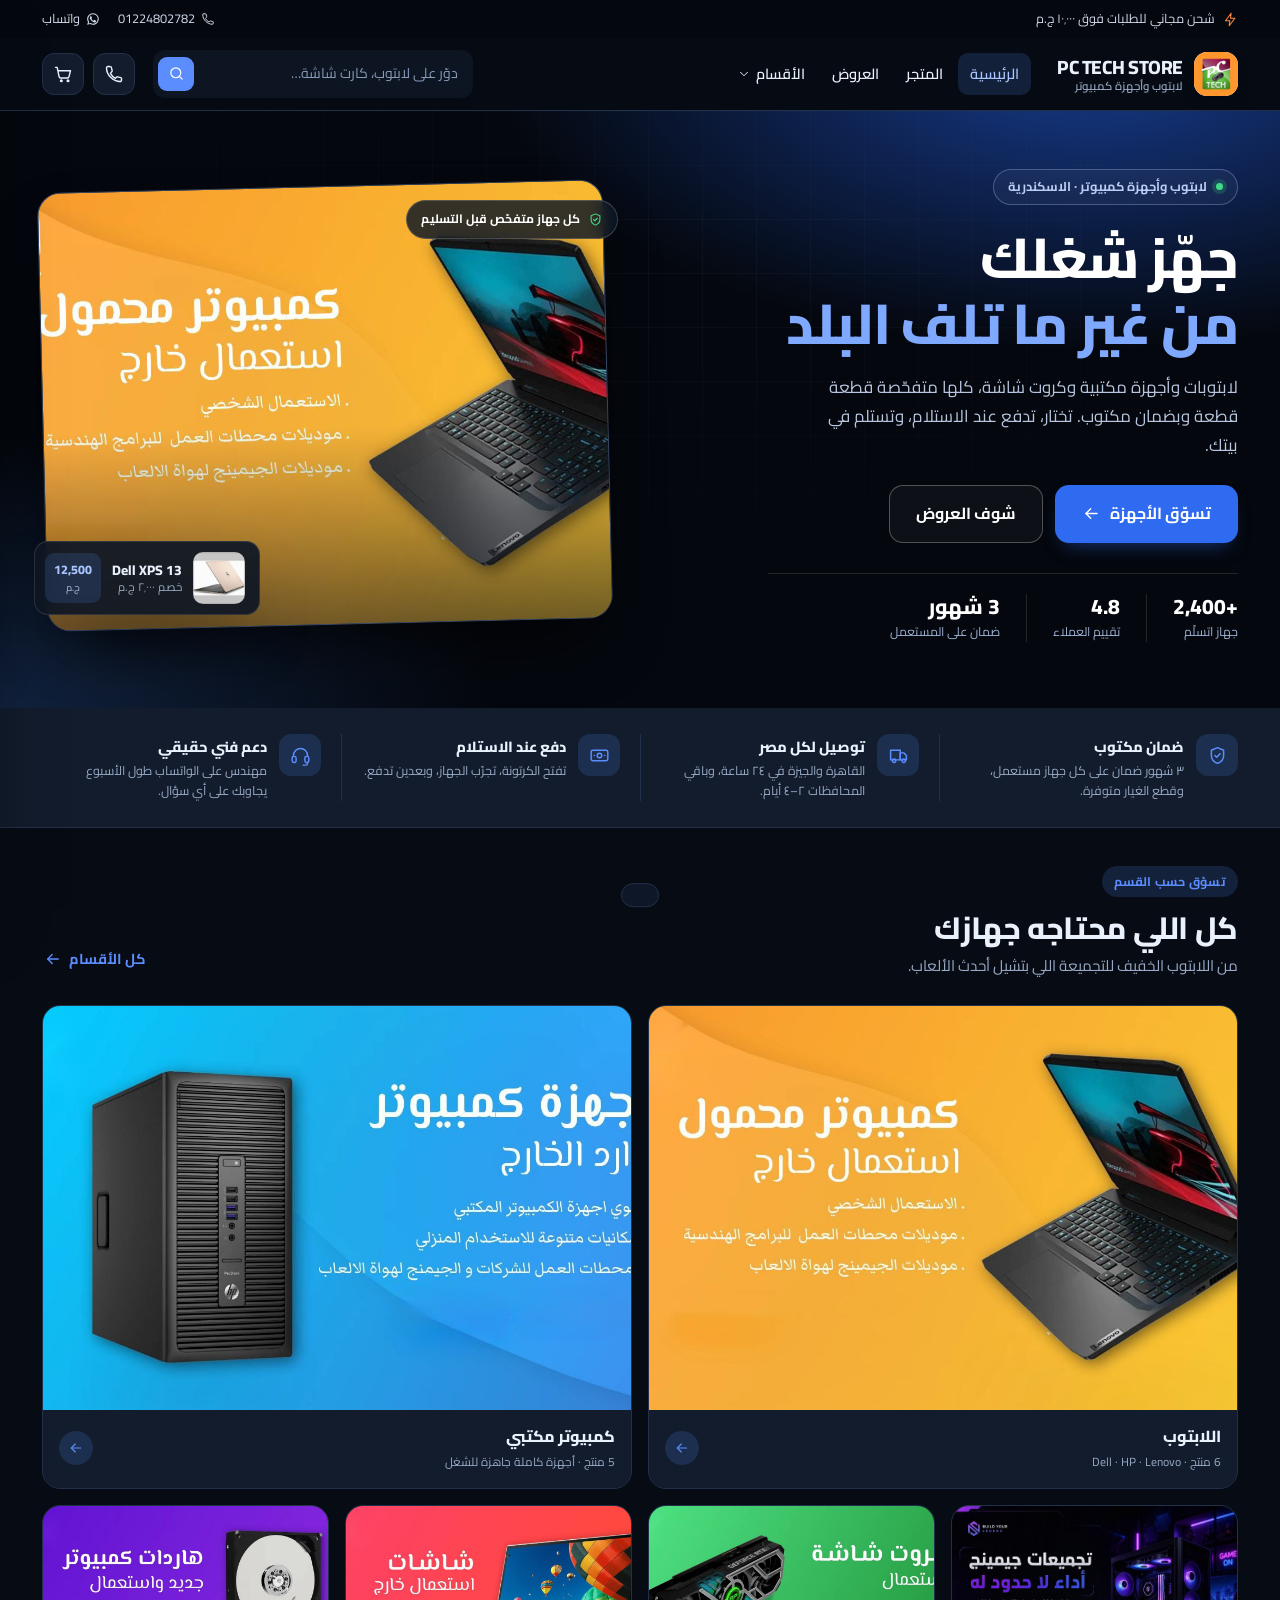
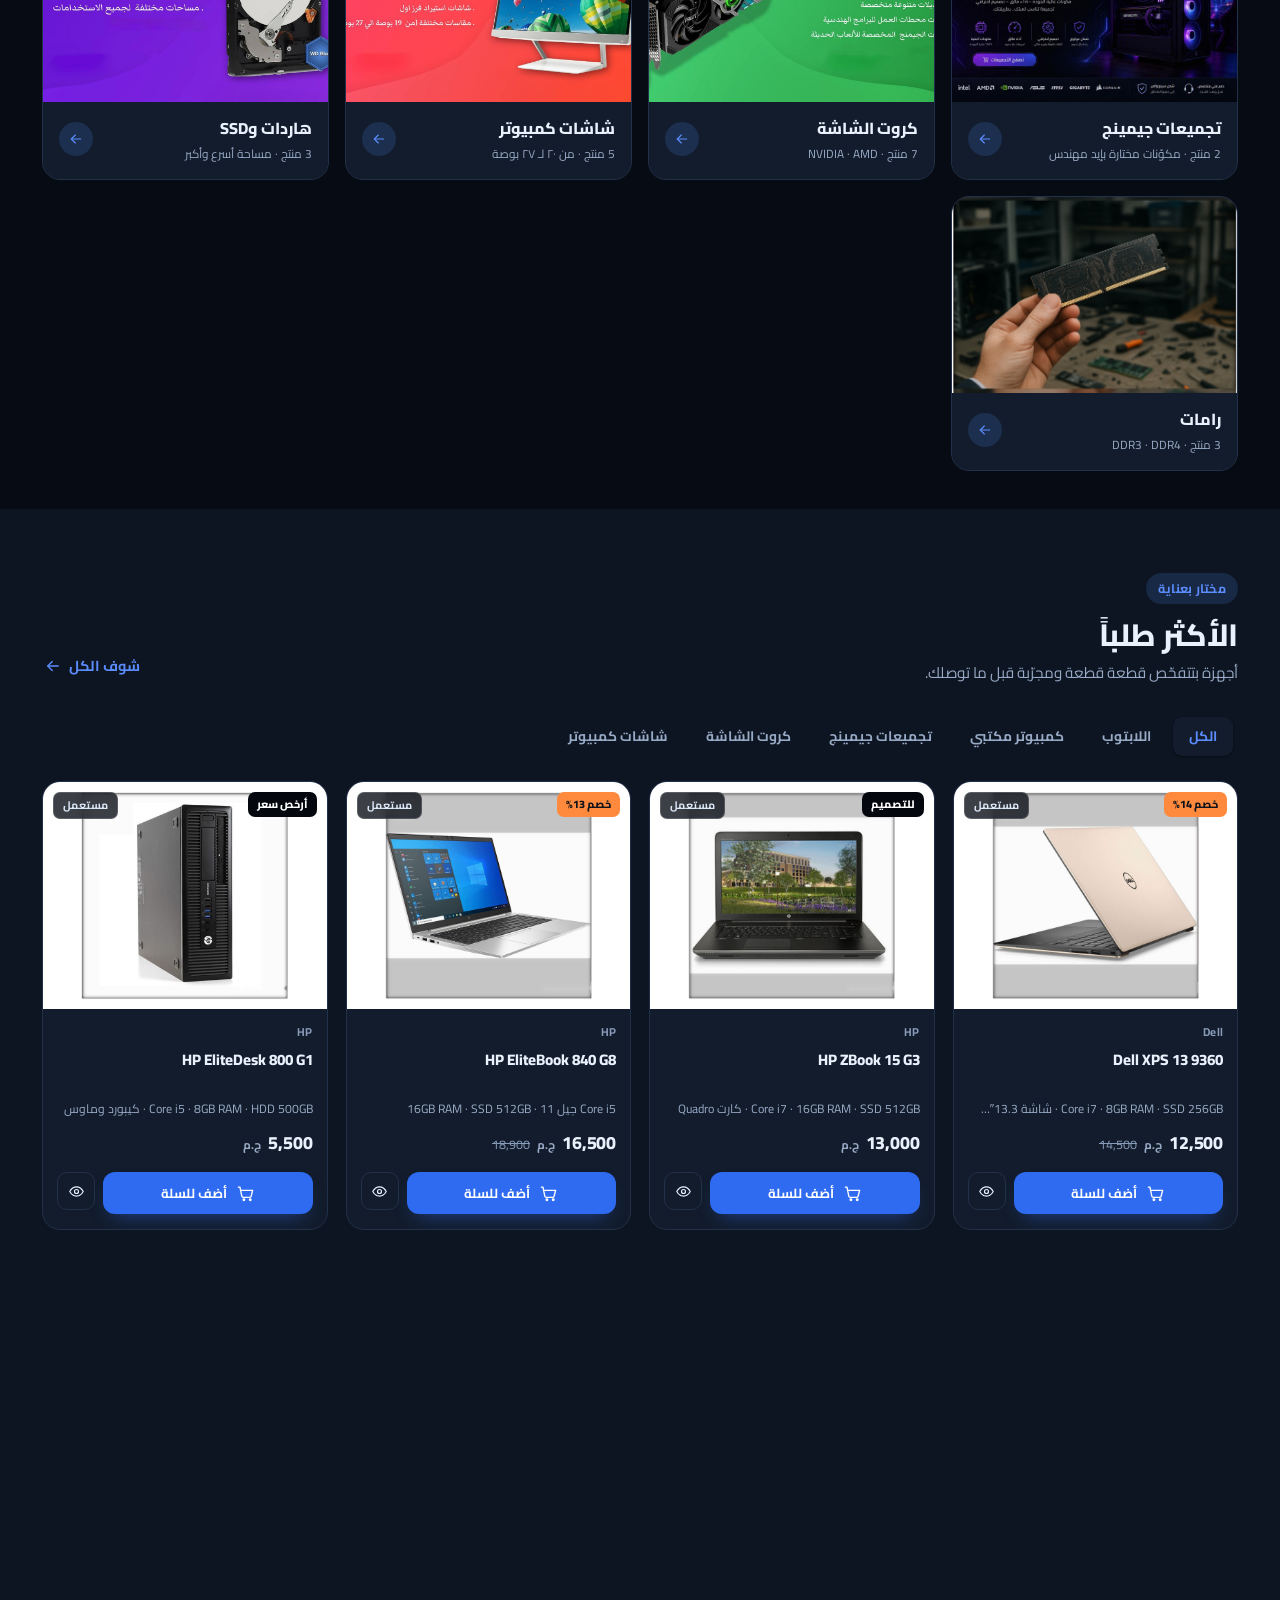
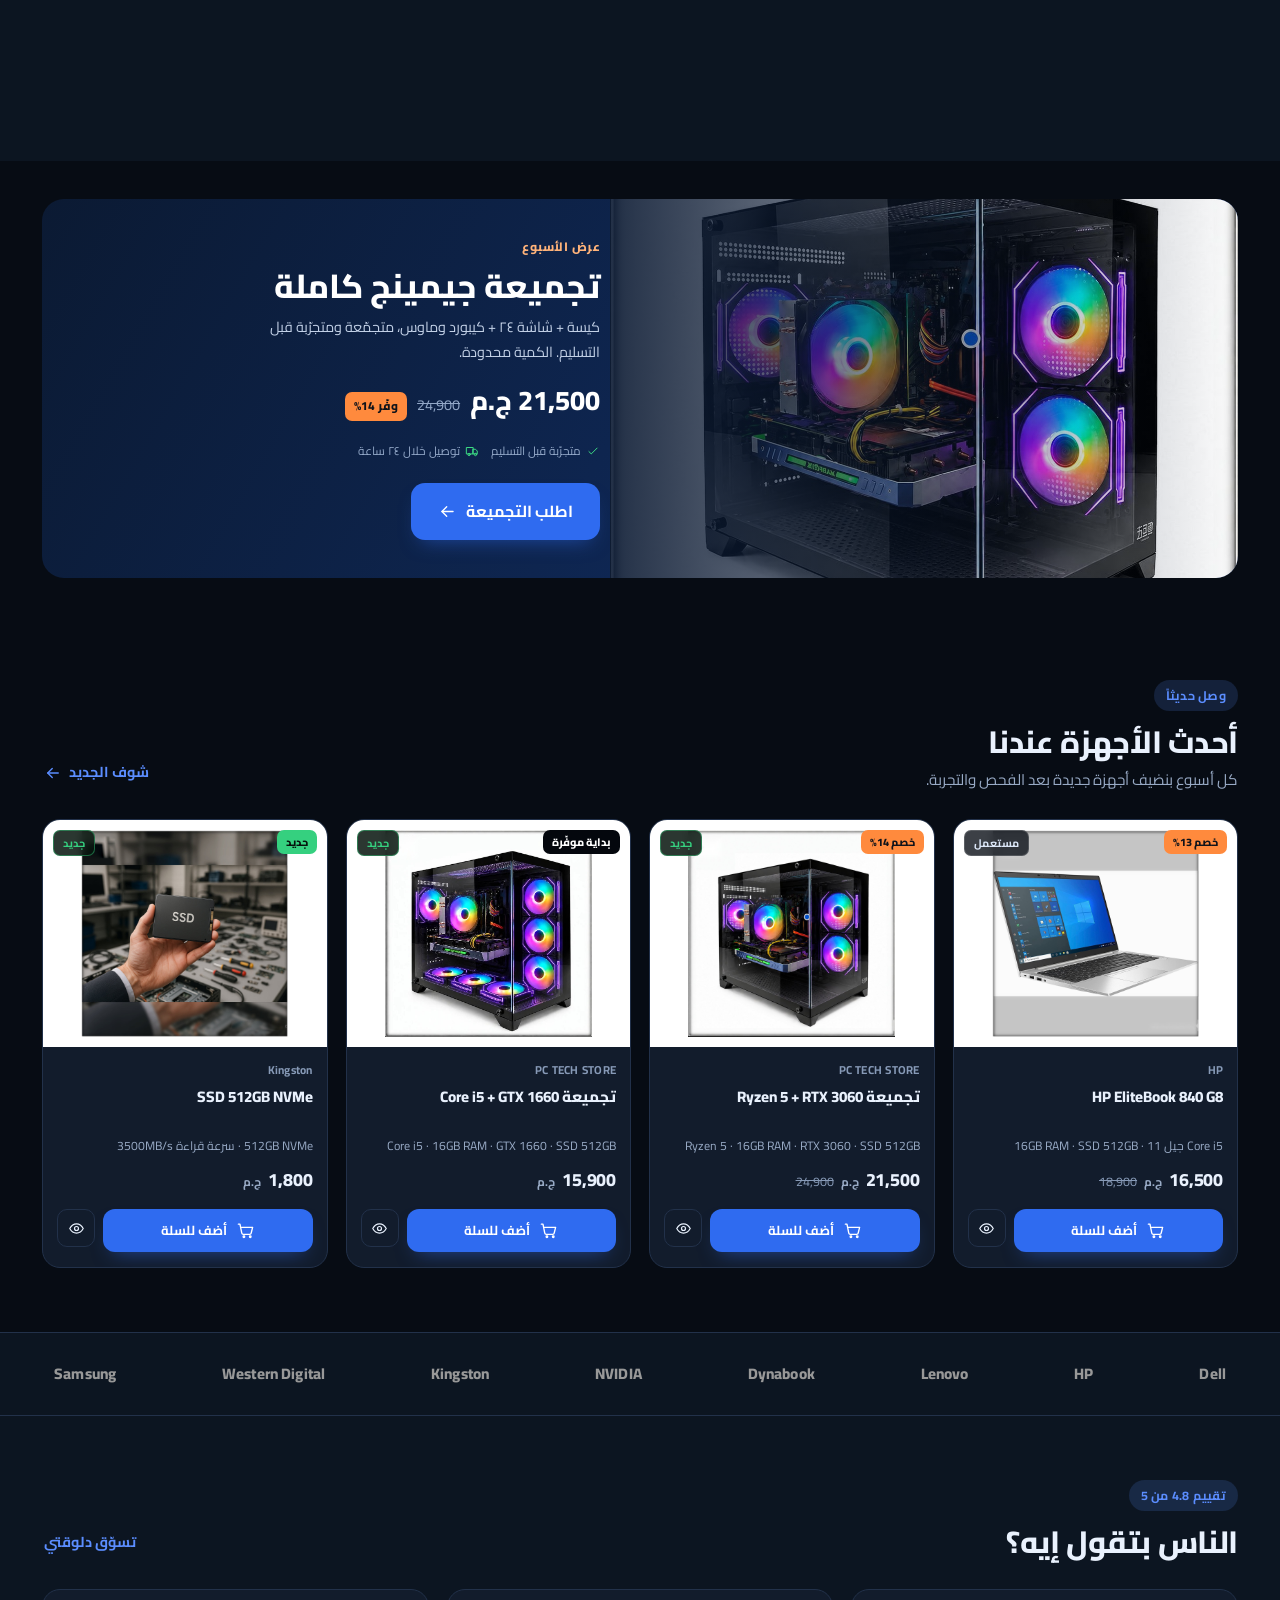
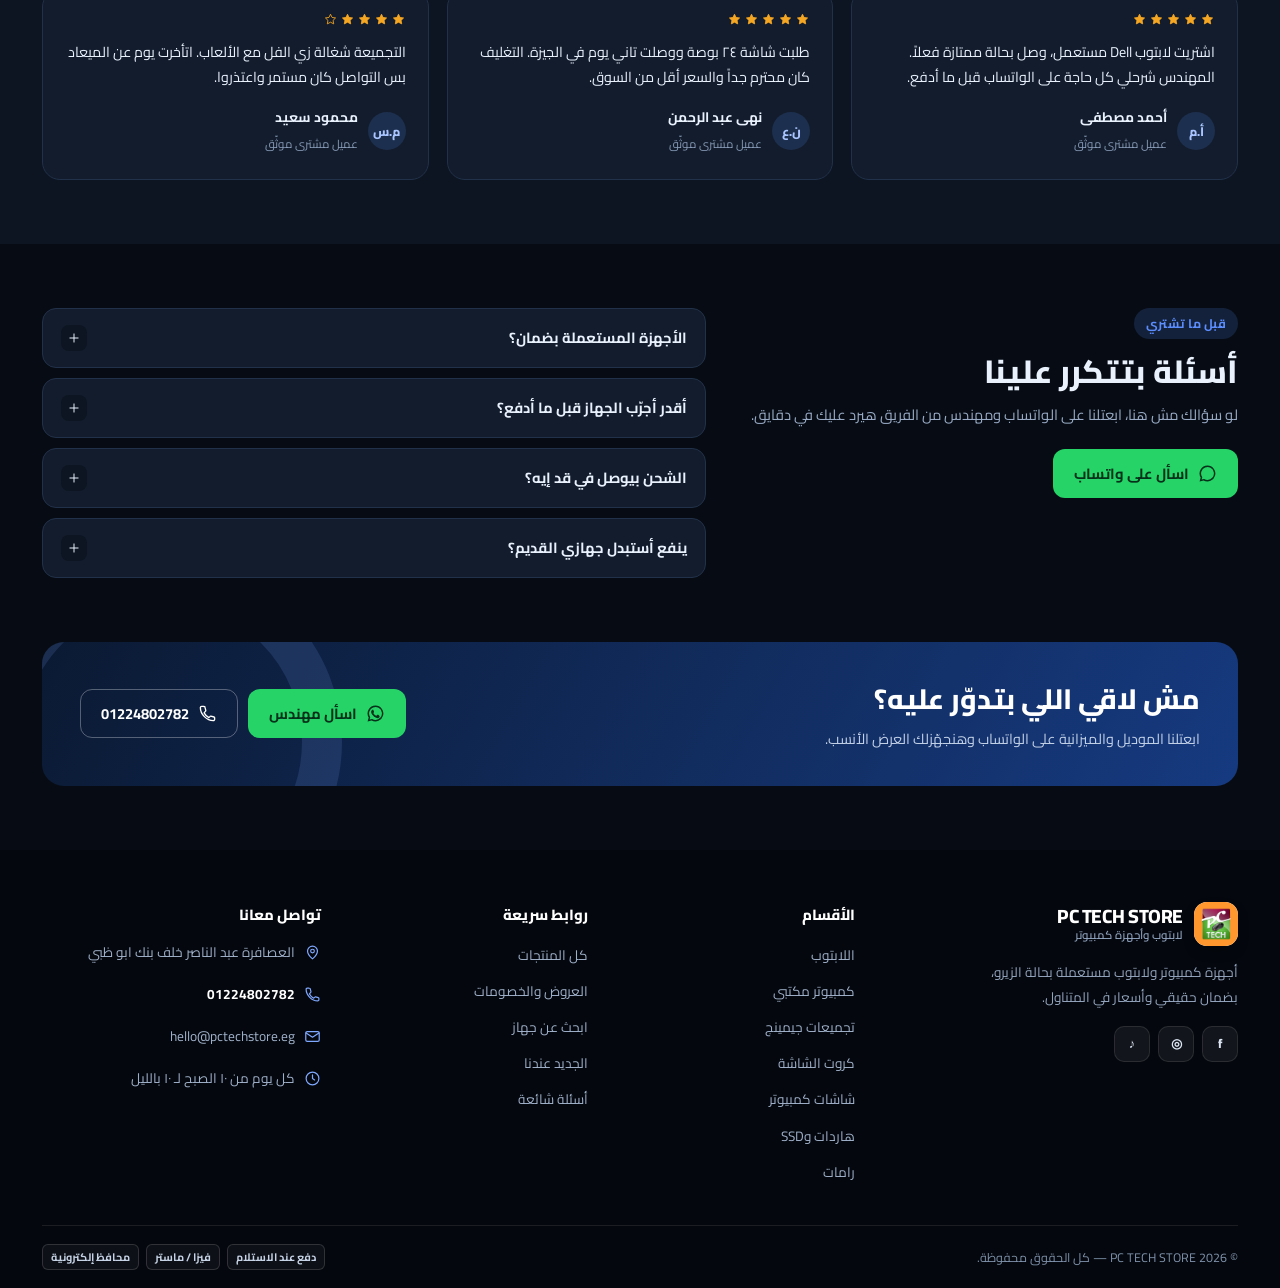
<file: index.html>
<!DOCTYPE html>
<html lang="ar" dir="rtl">
<head>
  <meta charset="utf-8" />
  <meta name="viewport" content="width=device-width, initial-scale=1" />
  <title>PC TECH STORE — لابتوب وأجهزة كمبيوتر بضمان</title>
  <meta name="description" content="لابتوبات وأجهزة كمبيوتر مكتبية وكروت شاشة وشاشات، متفحّصة وبضمان مكتوب. دفع عند الاستلام وتوصيل لكل مصر." />
  <meta name="theme-color" content="#070c14" />

  <meta property="og:type" content="website" />
  <meta property="og:title" content="PC TECH STORE — أجهزة كمبيوتر بحالة الزيرو" />
  <meta property="og:description" content="لابتوبات وأجهزة مكتبية وكروت شاشة بضمان 3 شهور. تختار، تجرّب، وتدفع عند الاستلام." />
  <meta property="og:locale" content="ar_EG" />
  <meta name="twitter:card" content="summary_large_image" />

  <link rel="icon" type="image/jpeg" href="assets/img/logo.jpg" />
  <link rel="preconnect" href="https://fonts.googleapis.com" />
  <link rel="preconnect" href="https://fonts.gstatic.com" crossorigin />
  <link href="https://fonts.googleapis.com/css2?family=Cairo:wght@300;400;600;700;800;900&display=swap" rel="stylesheet" />
  <link rel="stylesheet" href="assets/css/styles.css?v=1" />

  <script type="application/ld+json">
  {
    "@context": "https://schema.org",
    "@type": "Store",
    "name": "PC TECH STORE ",
    "description": "متجر لابتوب وأجهزة كمبيوتر بضمان في مصر.",
    "telephone": "+201224802782",
    "address": {
      "@type": "PostalAddress",
      "streetAddress": "العصافرة عبد الناصر خلف بنك ابو ظبي",
      "addressLocality": "الاسكندرية",
      "addressCountry": "EG"
    },
    "priceRange": "ج.م"
  }
  </script>
</head>
<body data-page="home">
  <a class="skip-link" href="#main">تخطَّ إلى المحتوى</a>

  <div id="siteHeader"></div>

  <main id="main">
    <!-- الهيرو -->
    <section class="hero" id="heroHost" aria-label="مقدمة المتجر"></section>

    <!-- شريط المميزات -->
    <section class="features" aria-label="مميزات الشراء">
      <div class="wrap">
        <div class="feature-grid" id="featureGrid"></div>
      </div>
    </section>

    <!-- الأقسام -->
    <section class="section section--tight" aria-labelledby="catsTitle">
      <div class="wrap">
        <div class="section-head">
          <div>
            <span class="kicker">تسوّق حسب القسم</span>
            <h2 id="catsTitle">كل اللي محتاجه جهازك</h2>
            <p>من اللابتوب الخفيف للتجميعة اللي بتشيل أحدث الألعاب.</p>
          </div>
          <a class="link-more" href="shop.html">
            كل الأقسام
            <svg viewBox="0 0 24 24" fill="none" stroke="currentColor" stroke-width="1.8" stroke-linecap="round" stroke-linejoin="round" aria-hidden="true"><path d="M19 12H5"/><path d="m11 6-6 6 6 6"/></svg>
          </a>
        </div>
        <div class="cat-grid" id="catGrid"></div>
      </div>
    </section>

    <!-- الأكثر طلباً -->
    <section class="section section--soft" aria-labelledby="featTitle">
      <div class="wrap">
        <div class="section-head">
          <div>
            <span class="kicker">مختار بعناية</span>
            <h2 id="featTitle">الأكثر طلباً</h2>
            <p>أجهزة بتتفحّص قطعة قطعة ومجرّبة قبل ما توصلك.</p>
          </div>
          <a class="link-more" href="shop.html">
            شوف الكل
            <svg viewBox="0 0 24 24" fill="none" stroke="currentColor" stroke-width="1.8" stroke-linecap="round" stroke-linejoin="round" aria-hidden="true"><path d="M19 12H5"/><path d="m11 6-6 6 6 6"/></svg>
          </a>
        </div>
        <div class="tabs" id="featuredTabs" role="tablist" aria-label="تصفية المنتجات المميزة"></div>
        <div class="product-grid" id="featuredGrid"></div>
      </div>
    </section>

    <!-- عرض الأسبوع -->
    <section class="section--tight" aria-label="عرض الأسبوع">
      <div class="wrap">
        <div id="dealHost"></div>
      </div>
    </section>

    <!-- وصل حديثاً -->
    <section class="section" aria-labelledby="newTitle">
      <div class="wrap">
        <div class="section-head">
          <div>
            <span class="kicker">وصل حديثاً</span>
            <h2 id="newTitle">أحدث الأجهزة عندنا</h2>
            <p>كل أسبوع بنضيف أجهزة جديدة بعد الفحص والتجربة.</p>
          </div>
          <a class="link-more" href="shop.html?cond=new">
            شوف الجديد
            <svg viewBox="0 0 24 24" fill="none" stroke="currentColor" stroke-width="1.8" stroke-linecap="round" stroke-linejoin="round" aria-hidden="true"><path d="M19 12H5"/><path d="m11 6-6 6 6 6"/></svg>
          </a>
        </div>
        <div class="product-grid" id="newGrid"></div>
      </div>
    </section>

    <!-- الماركات -->
    <section class="brands-strip" aria-label="الماركات المتوفرة">
      <div class="wrap">
        <div class="brand-row" id="brandRow"></div>
      </div>
    </section>

    <!-- آراء العملاء -->
    <section class="section section--soft" aria-labelledby="revTitle">
      <div class="wrap">
        <div class="section-head">
          <div>
            <span class="kicker">تقييم 4.8 من 5</span>
            <h2 id="revTitle">الناس بتقول إيه؟</h2>
          </div>
          <a class="link-more" href="shop.html">تسوّق دلوقتي</a>
        </div>
        <div class="review-grid" id="reviewGrid"></div>
      </div>
    </section>

    <!-- أسئلة شائعة -->
    <section class="section" id="faq" aria-labelledby="faqTitle">
      <div class="wrap">
        <div class="faq-grid">
          <div class="faq-intro">
            <span class="kicker">قبل ما تشتري</span>
            <h2 id="faqTitle">أسئلة بتتكرر علينا</h2>
            <p>لو سؤالك مش هنا، ابعتلنا على الواتساب ومهندس من الفريق هيرد عليك في دقايق.</p>
            <a class="btn btn-wa" href="https://wa.me/201001234567" target="_blank" rel="noopener">
              <svg viewBox="0 0 24 24" fill="currentColor" aria-hidden="true"><path d="M12 2a10 10 0 0 0-8.6 15.1L2 22l5-1.3A10 10 0 1 0 12 2Zm0 18.1a8.1 8.1 0 0 1-4.1-1.1l-.3-.2-3 .8.8-2.9-.2-.3A8.1 8.1 0 1 1 12 20.1Z"/></svg>
              اسأل على واتساب
            </a>
          </div>
          <div class="faq-list" id="faqList"></div>
        </div>
      </div>
    </section>

    <!-- دعوة للتواصل -->
    <section class="cta-band" aria-label="مساعدة في الاختيار">
      <div id="ctaHost"></div>
    </section>
  </main>

  <div id="siteFooter"></div>

  <script src="assets/js/data.js?v=1" defer></script>
  <script src="assets/js/main.js?v=1" defer></script>
</body>
</html>
</file>
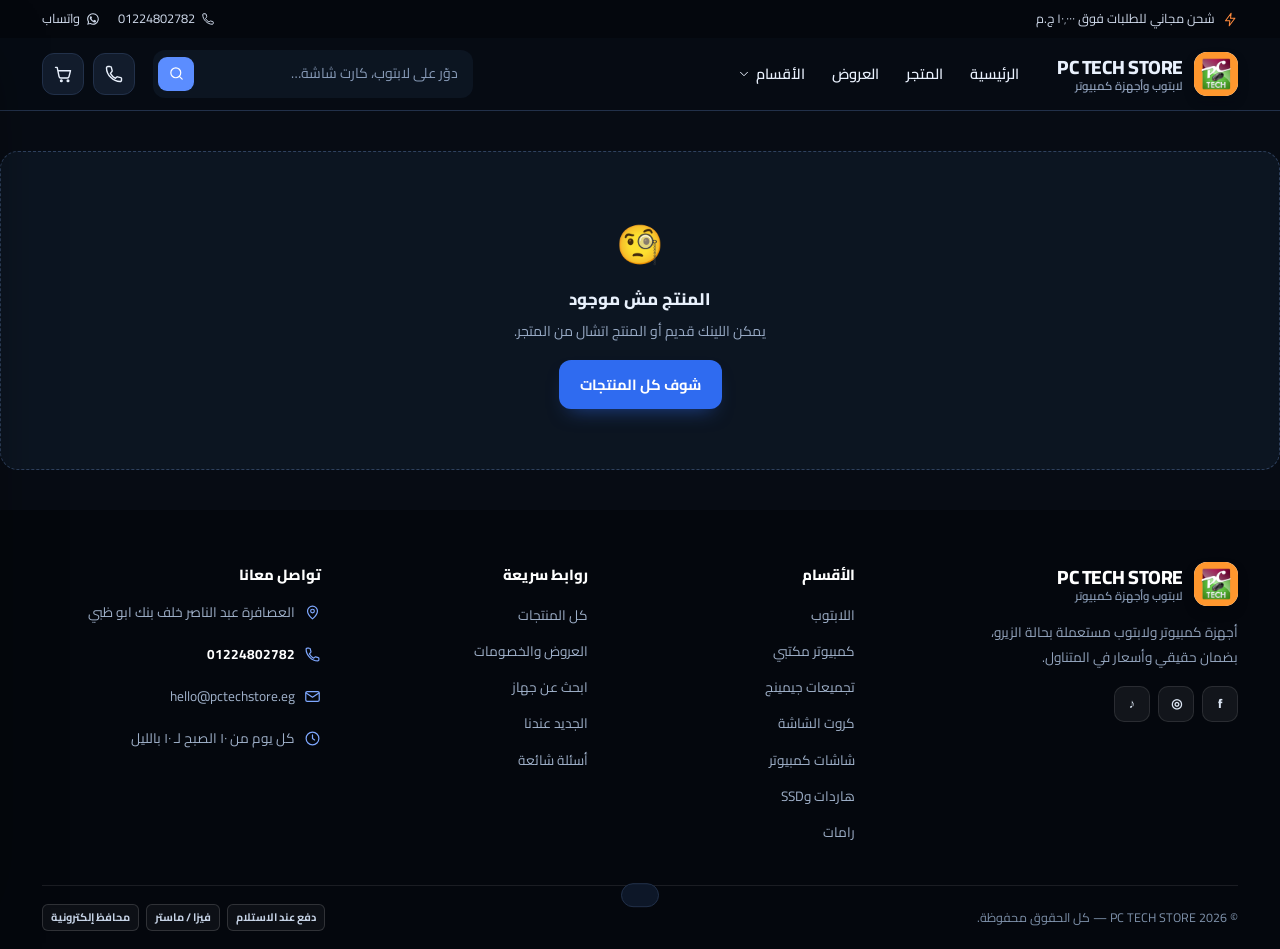
<file: product.html>
<!DOCTYPE html>
<html lang="ar" dir="rtl">
<head>
  <meta charset="utf-8" />
  <meta name="viewport" content="width=device-width, initial-scale=1" />
  <title>تفاصيل المنتج — PC TECH STORE</title>
  <meta name="description" content="تفاصيل ومواصفات وسعر المنتج مع الضمان والتوصيل في PC TECH STORE." />
  <meta name="theme-color" content="#070c14" />
  <link rel="icon" type="image/jpeg" href="assets/img/logo.jpg" />
  <link rel="preconnect" href="https://fonts.googleapis.com" />
  <link rel="preconnect" href="https://fonts.gstatic.com" crossorigin />
  <link href="https://fonts.googleapis.com/css2?family=Cairo:wght@300;400;600;700;800;900&display=swap" rel="stylesheet" />
  <link rel="stylesheet" href="assets/css/styles.css?v=1" />
</head>
<body data-page="product">
  <a class="skip-link" href="#main">تخطَّ إلى المحتوى</a>

  <div id="siteHeader"></div>

  <main id="main">
    <div id="productRoot"></div>
  </main>

  <div id="siteFooter"></div>

  <script src="assets/js/data.js?v=1" defer></script>
  <script src="assets/js/main.js?v=1" defer></script>
</body>
</html>
</file>
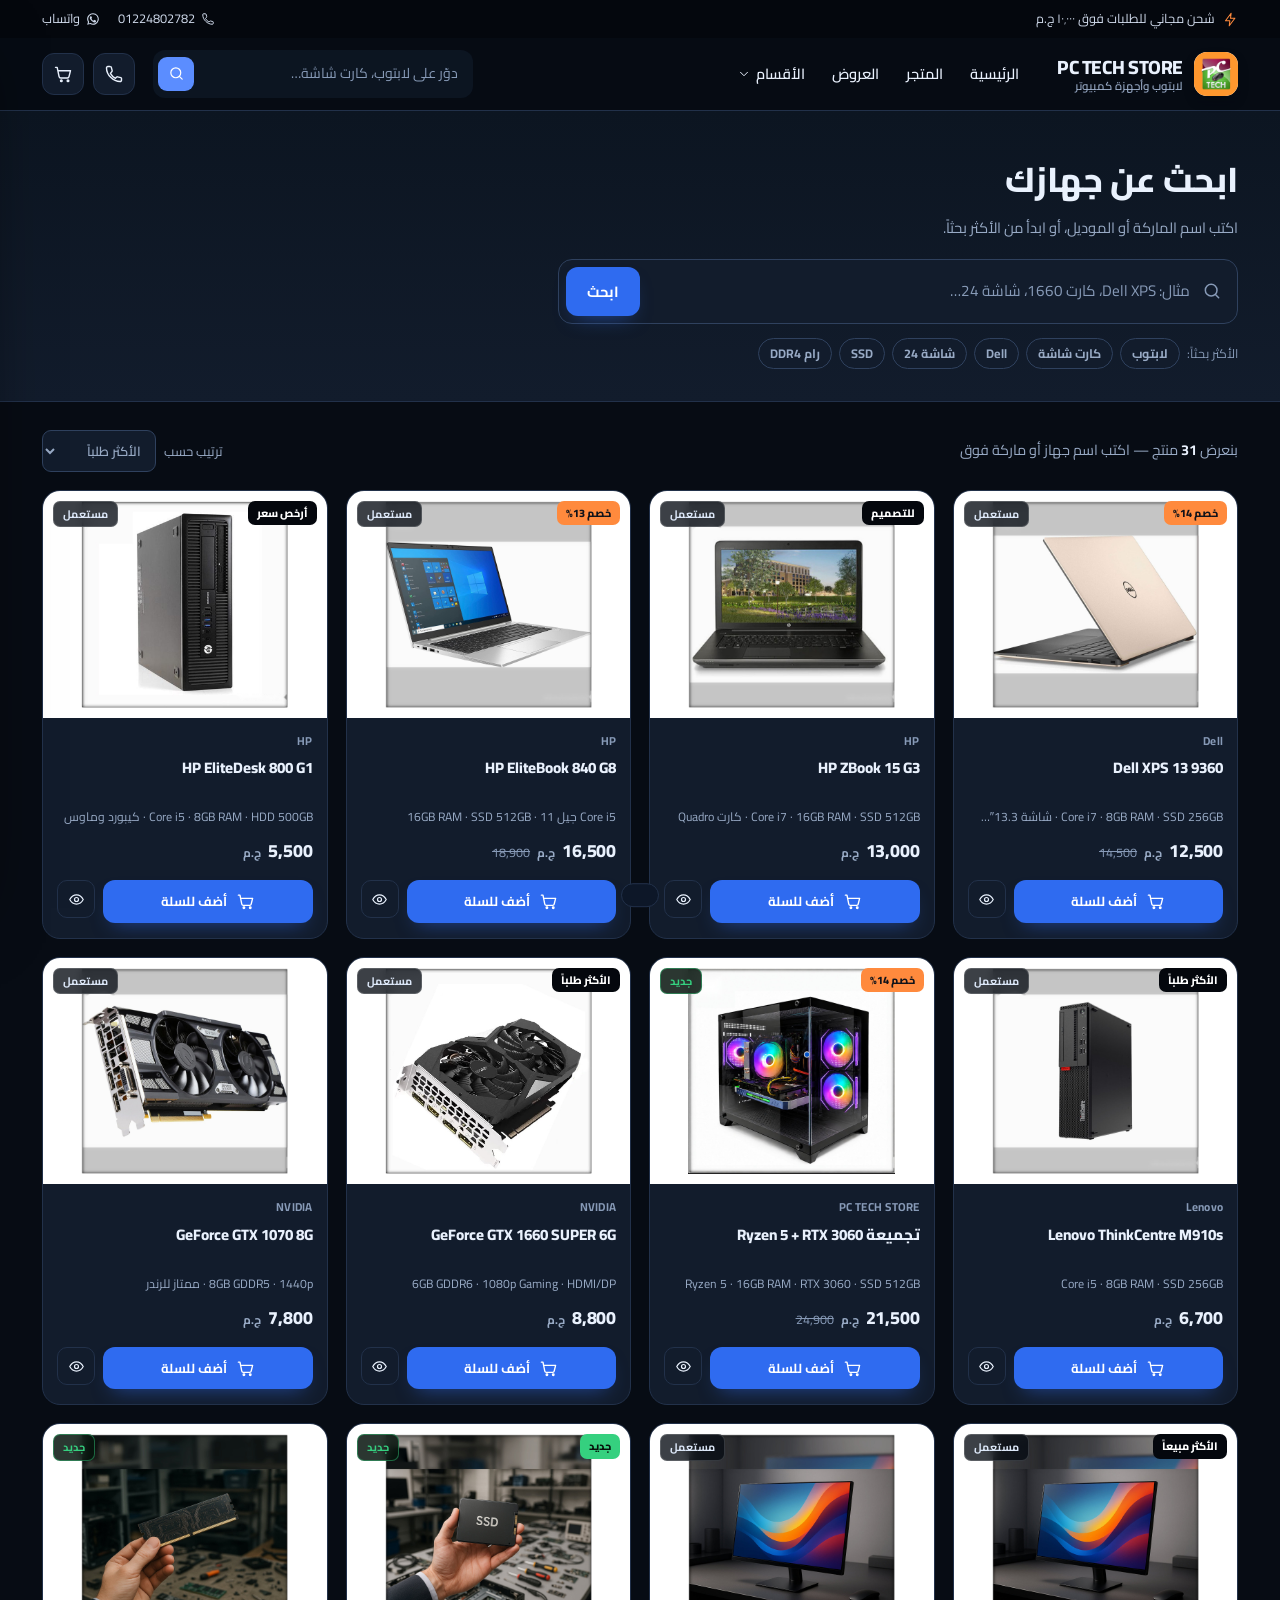
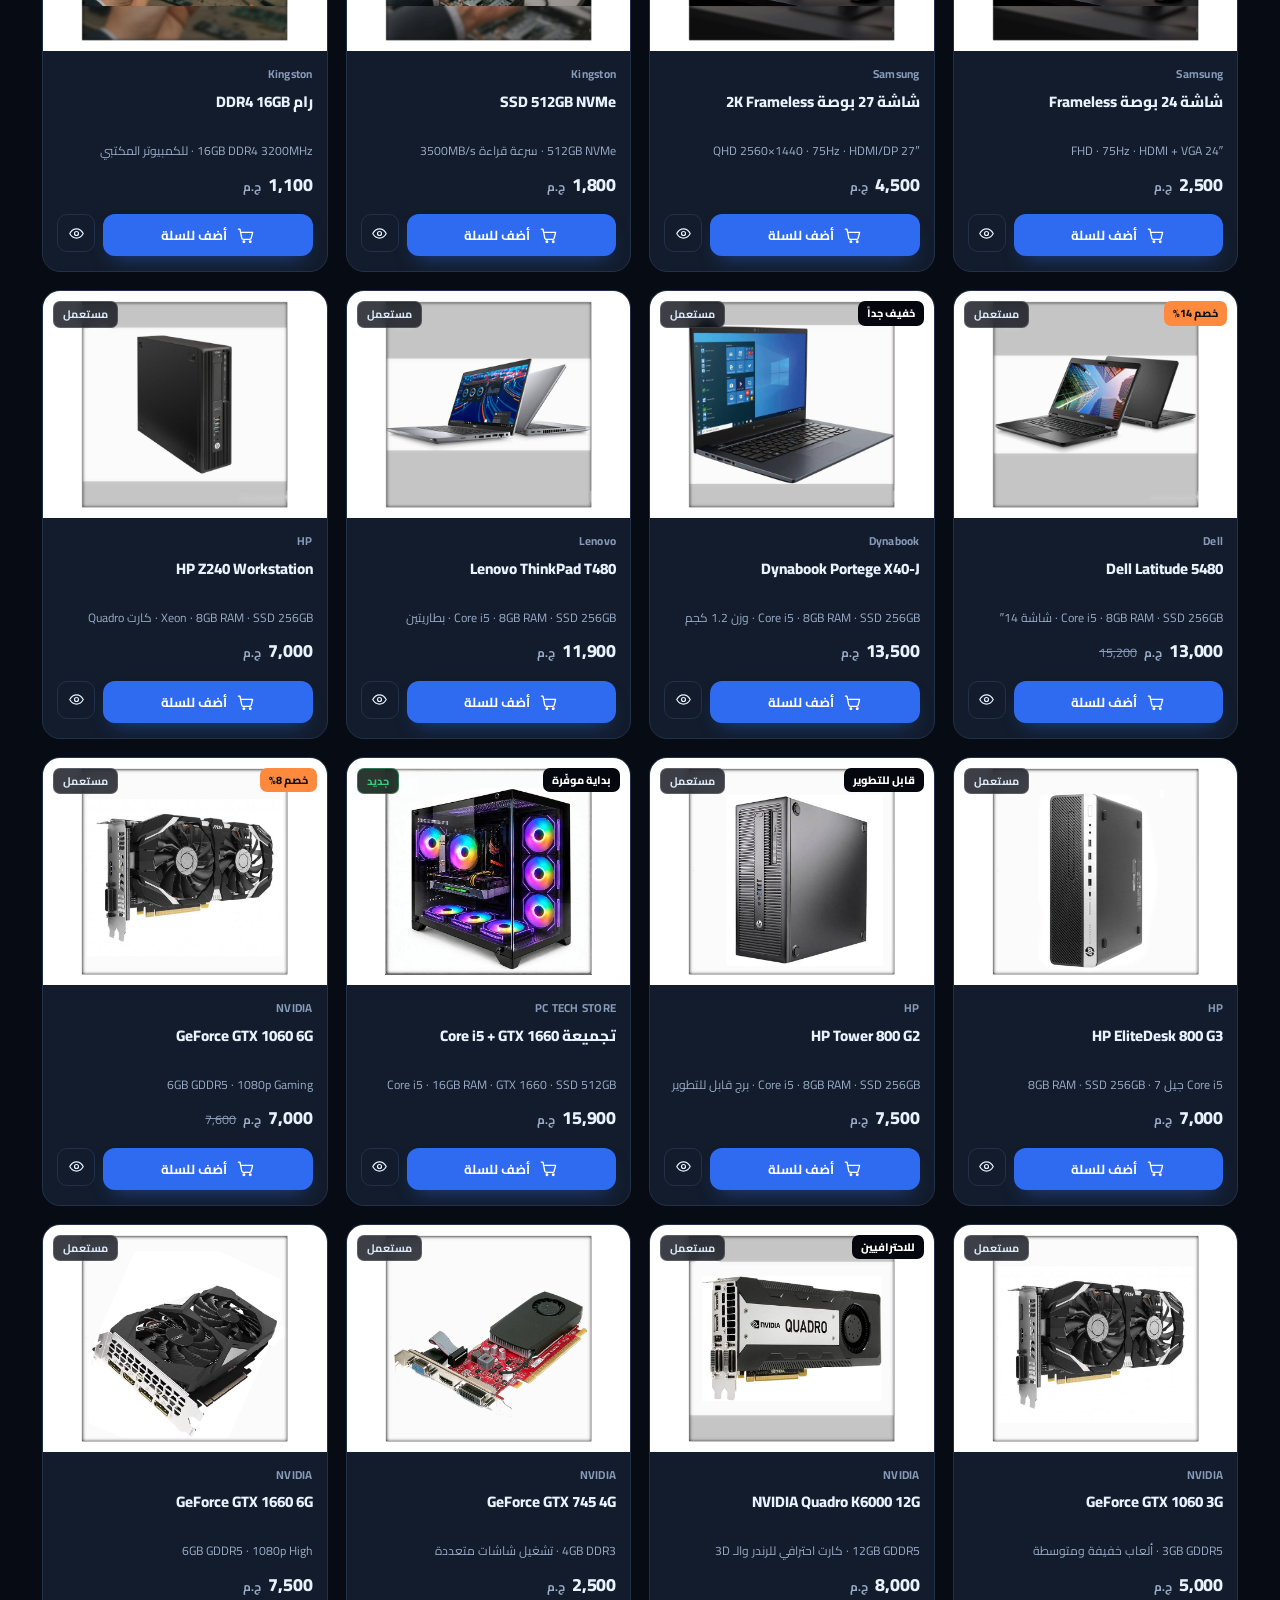
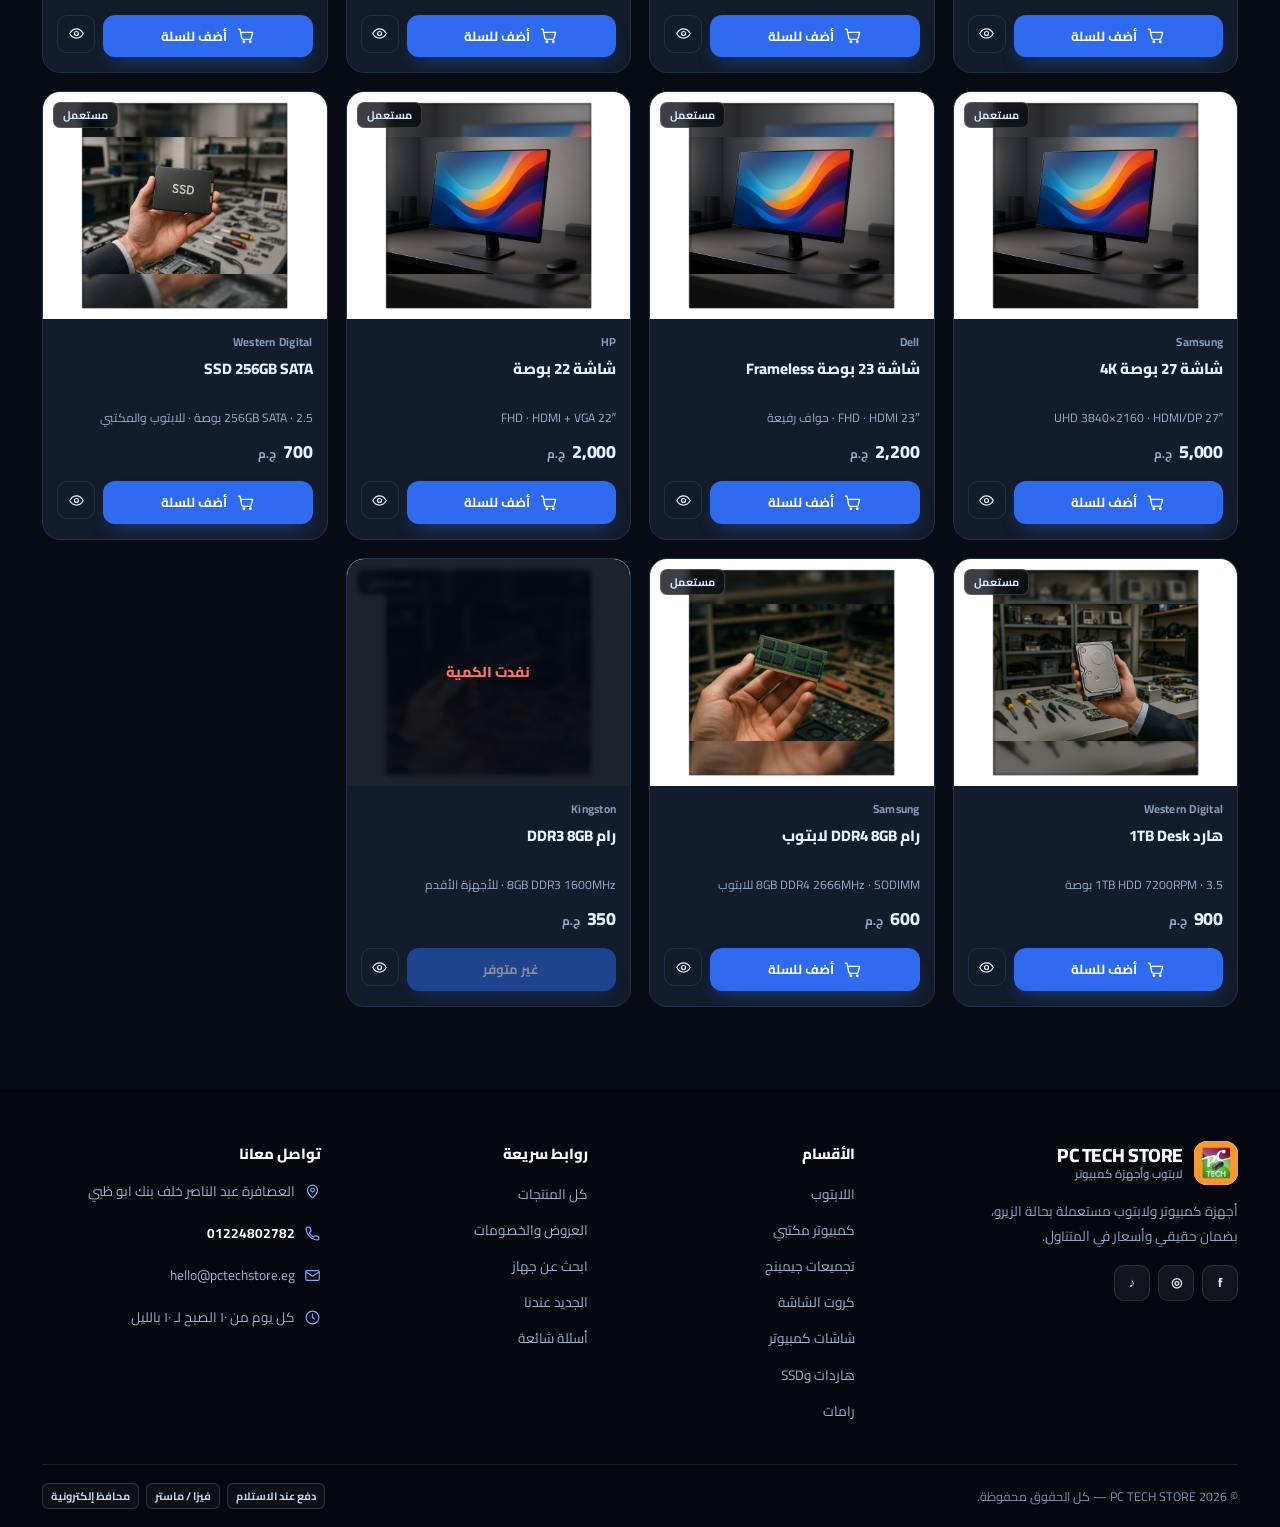
<file: search.html>
<!DOCTYPE html>
<html lang="ar" dir="rtl">
<head>
  <meta charset="utf-8" />
  <meta name="viewport" content="width=device-width, initial-scale=1" />
  <title>ابحث — PC TECH STORE</title>
  <meta name="description" content="ابحث في منتجات PC TECH STORE بالاسم أو الماركة أو المواصفات." />
  <meta name="theme-color" content="#070c14" />
  <link rel="icon" type="image/jpeg" href="assets/img/logo.jpg" />
  <link rel="preconnect" href="https://fonts.googleapis.com" />
  <link rel="preconnect" href="https://fonts.gstatic.com" crossorigin />
  <link href="https://fonts.googleapis.com/css2?family=Cairo:wght@300;400;600;700;800;900&display=swap" rel="stylesheet" />
  <link rel="stylesheet" href="assets/css/styles.css?v=1" />
</head>
<body data-page="search">
  <a class="skip-link" href="#main">تخطَّ إلى المحتوى</a>

  <div id="siteHeader"></div>

  <main id="main">
    <section class="search-hero">
      <div class="wrap">
        <h1>ابحث عن جهازك</h1>
        <p>اكتب اسم الماركة أو الموديل، أو ابدأ من الأكثر بحثاً.</p>
        <form class="search-form" action="search.html" method="get" role="search">
          <svg viewBox="0 0 24 24" fill="none" stroke="currentColor" stroke-width="1.8" stroke-linecap="round" aria-hidden="true"><circle cx="11" cy="11" r="7"/><path d="m20 20-3.6-3.6"/></svg>
          <input id="searchInput" type="search" name="q" placeholder="مثال: Dell XPS، كارت 1660، شاشة 24…" aria-label="كلمة البحث" autocomplete="off" />
          <button class="btn btn-primary" type="submit">ابحث</button>
        </form>
        <div class="trend-chips" id="trendChips"></div>
      </div>
    </section>

    <div class="wrap search-body">
      <div class="search-bar-info">
        <p id="searchInfo"></p>
        <label class="sort-field">
          ترتيب حسب
          <select id="searchSort" aria-label="ترتيب النتائج">
            <option value="featured">الأكثر طلباً</option>
            <option value="price-asc">الأرخص الأول</option>
            <option value="price-desc">الأغلى الأول</option>
            <option value="rating">الأعلى تقييم</option>
          </select>
        </label>
      </div>

      <div class="product-grid" id="searchGrid"></div>
      <div id="searchEmpty"></div>
    </div>
  </main>

  <div id="siteFooter"></div>

  <script src="assets/js/data.js?v=1" defer></script>
  <script src="assets/js/main.js?v=1" defer></script>
</body>
</html>
</file>
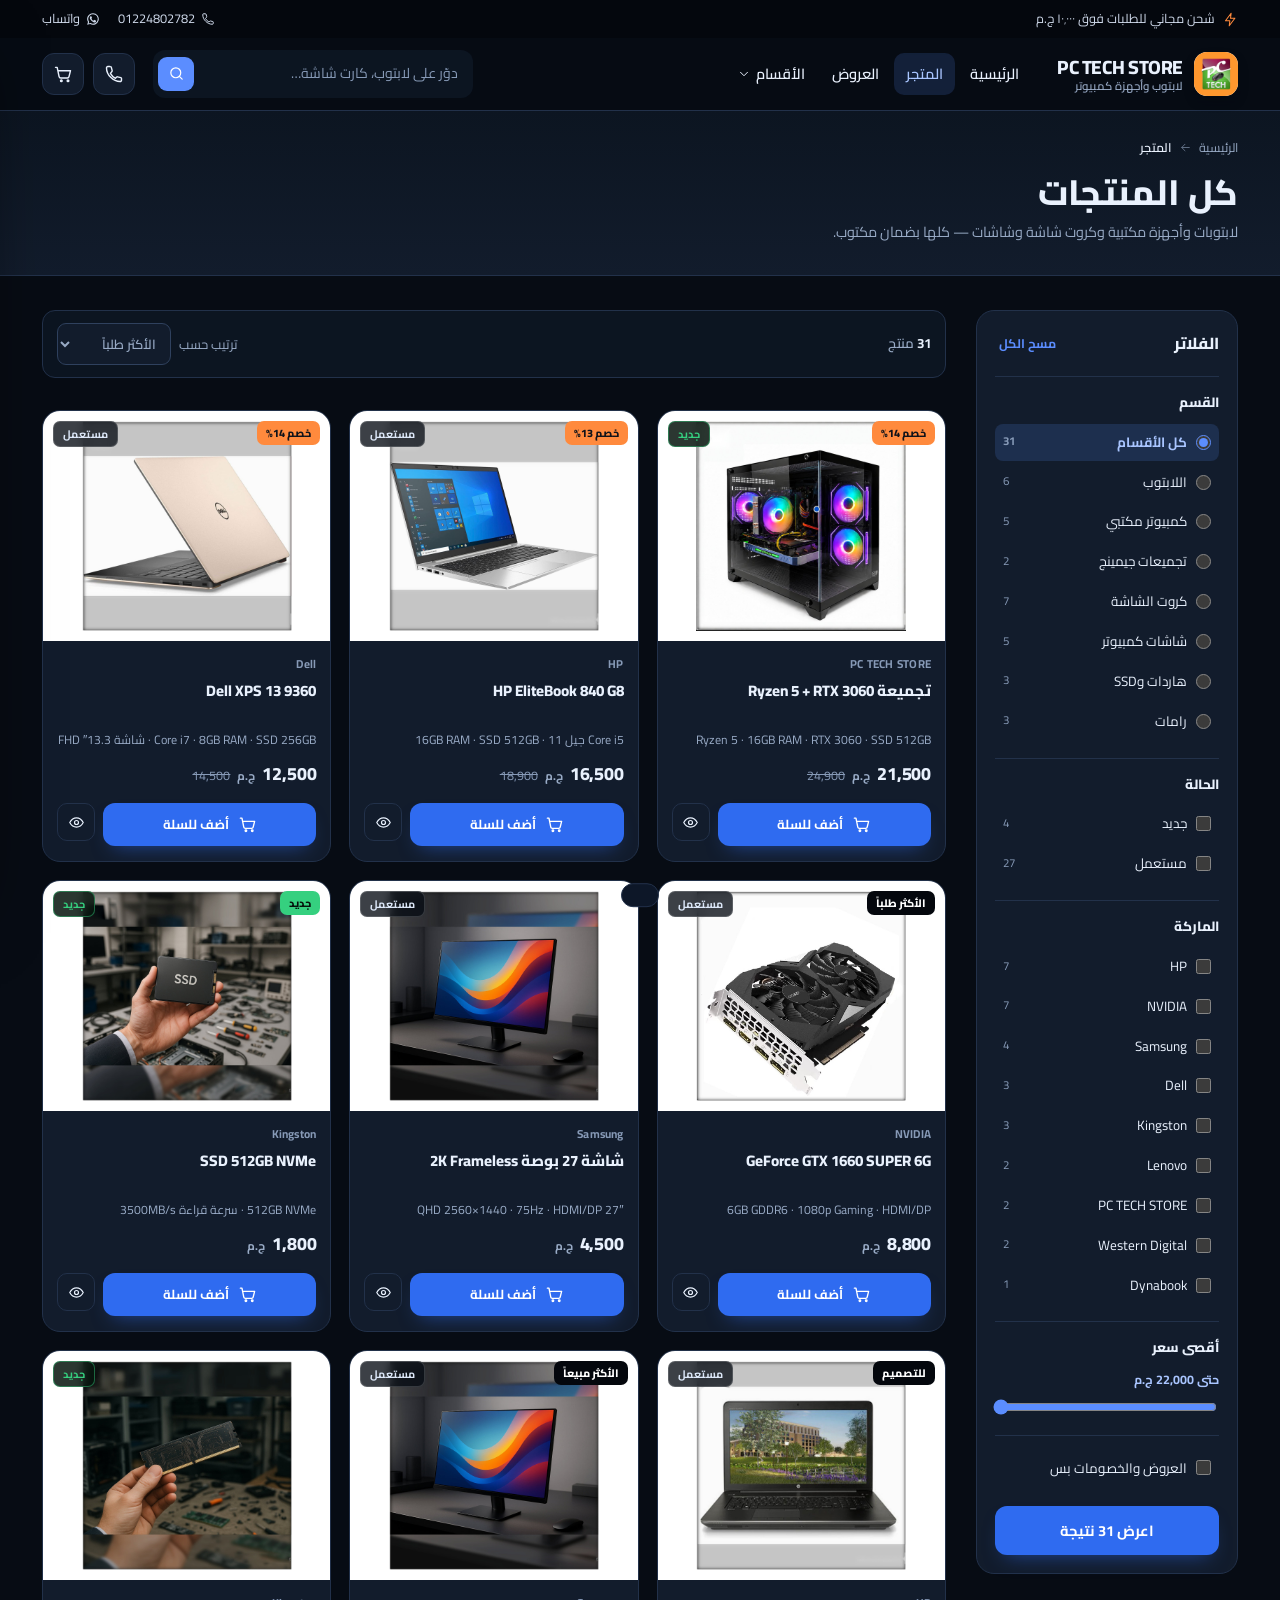
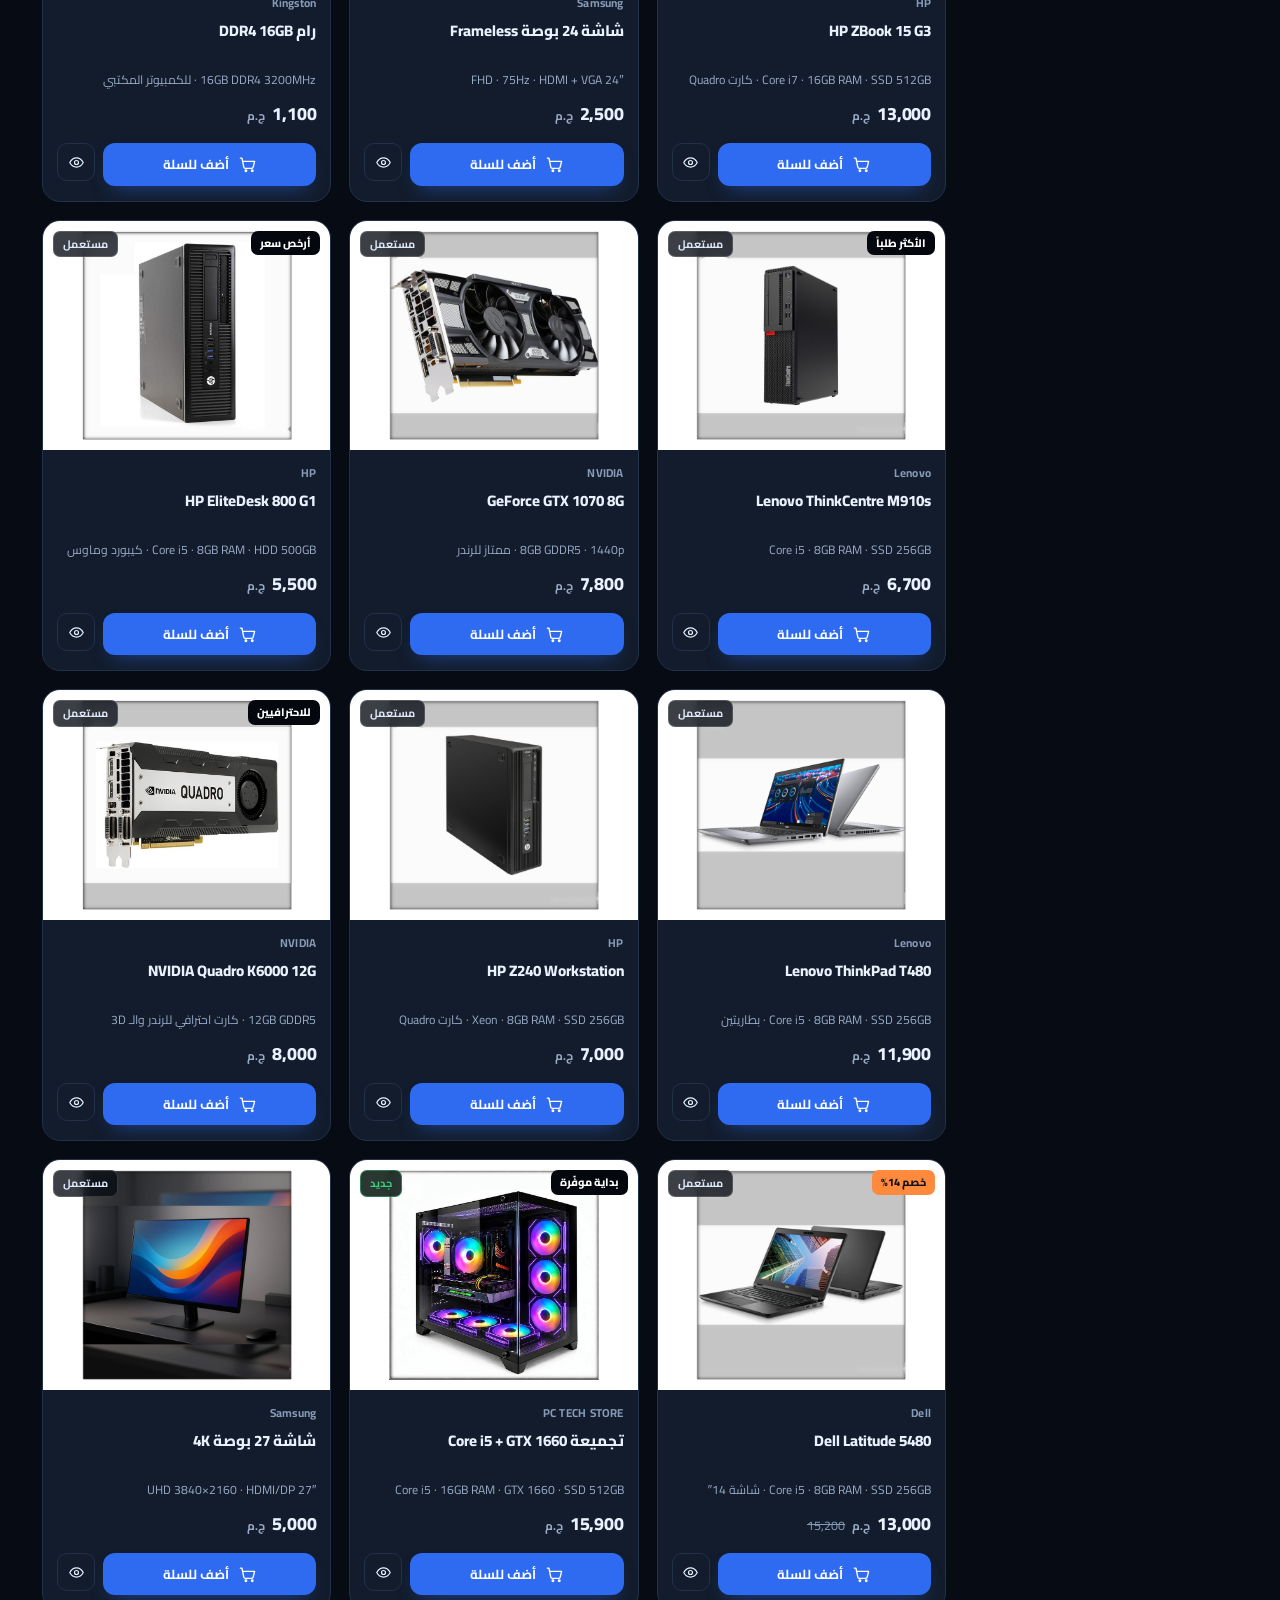
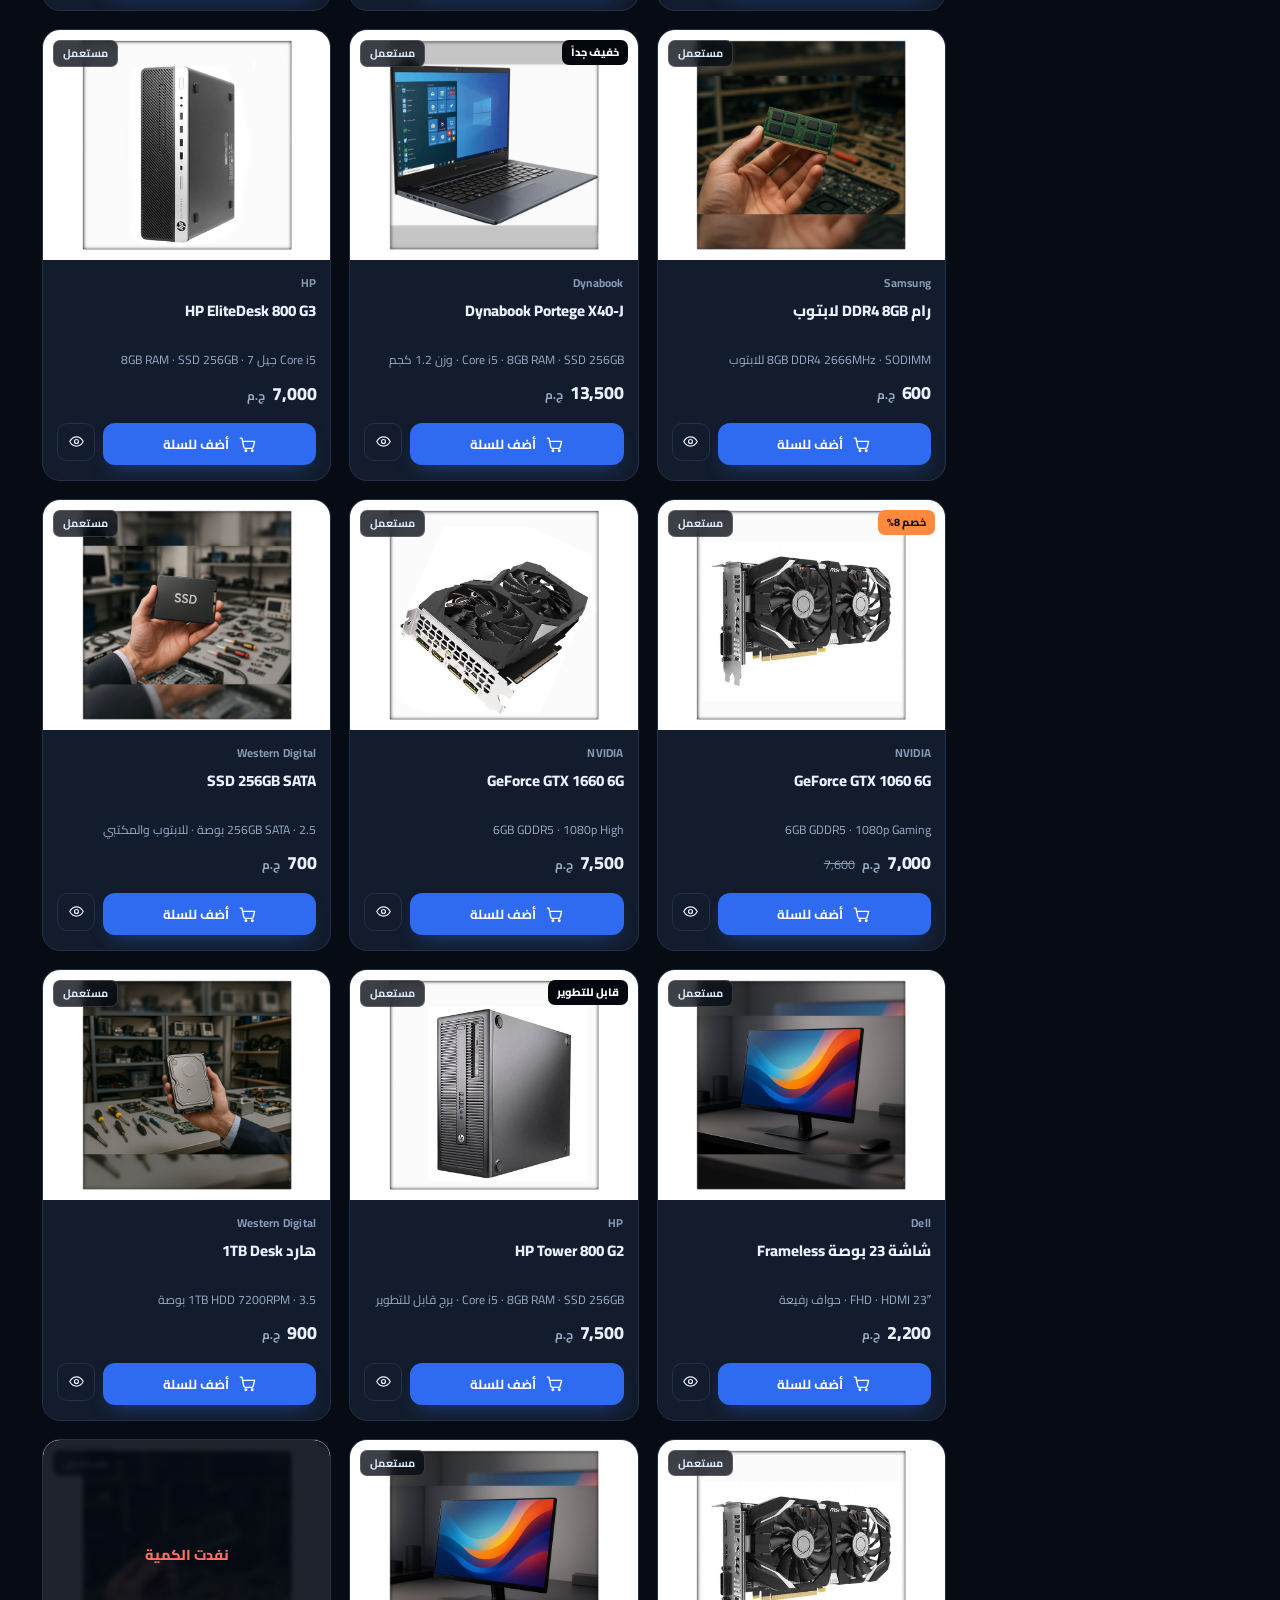
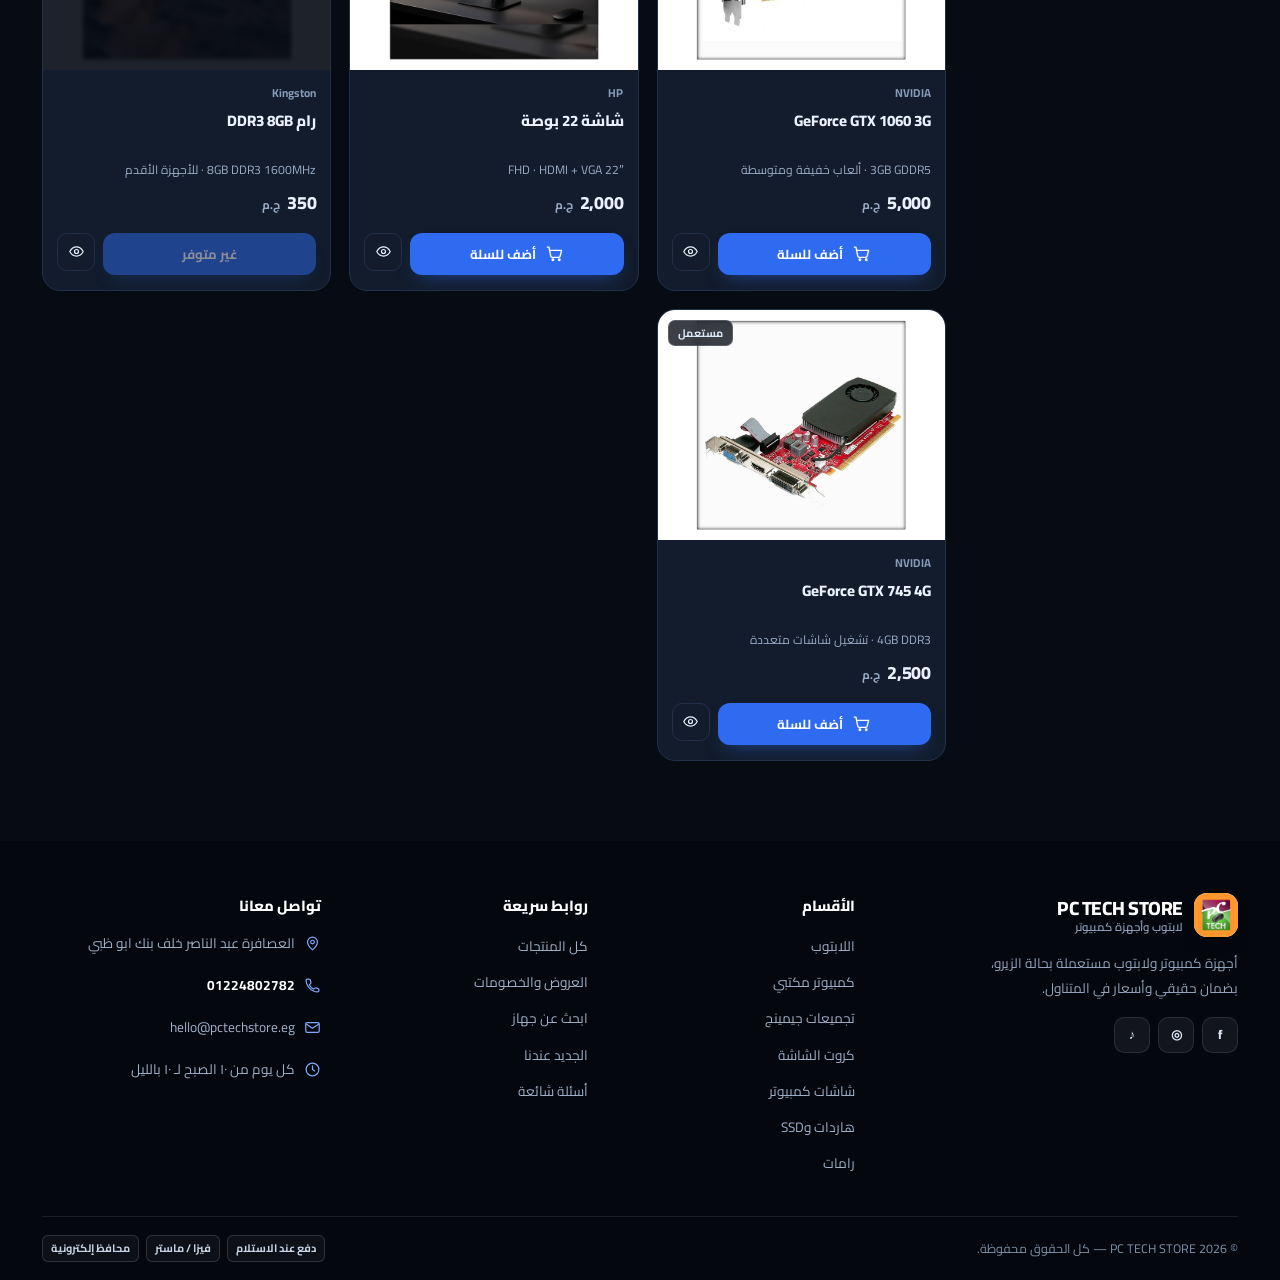
<file: shop.html>
<!DOCTYPE html>
<html lang="ar" dir="rtl">
<head>
  <meta charset="utf-8" />
  <meta name="viewport" content="width=device-width, initial-scale=1" />
  <title>المتجر — PC TECH STORE</title>
  <meta name="description" content="كل منتجات PC TECH STORE: لابتوب، كمبيوتر مكتبي، تجميعات جيمينج، كروت شاشة، شاشات، هاردات ورامات — بضمان مكتوب." />
  <meta name="theme-color" content="#070c14" />
  <link rel="icon" type="image/jpeg" href="assets/img/logo.jpg" />
  <link rel="preconnect" href="https://fonts.googleapis.com" />
  <link rel="preconnect" href="https://fonts.gstatic.com" crossorigin />
  <link href="https://fonts.googleapis.com/css2?family=Cairo:wght@300;400;600;700;800;900&display=swap" rel="stylesheet" />
  <link rel="stylesheet" href="assets/css/styles.css?v=1" />
</head>
<body data-page="shop">
  <a class="skip-link" href="#main">تخطَّ إلى المحتوى</a>

  <div id="siteHeader"></div>

  <main id="main">
    <div class="page-head">
      <div class="wrap">
        <nav class="crumbs" aria-label="مسار التنقل">
          <a href="index.html">الرئيسية</a>
          <svg viewBox="0 0 24 24" fill="none" stroke="currentColor" stroke-width="1.8" stroke-linecap="round" stroke-linejoin="round" aria-hidden="true"><path d="M19 12H5"/><path d="m11 6-6 6 6 6"/></svg>
          <span>المتجر</span>
        </nav>
        <h1 id="shopTitle">كل المنتجات</h1>
        <p id="shopSub">لابتوبات وأجهزة مكتبية وكروت شاشة وشاشات — كلها بضمان مكتوب.</p>
      </div>
    </div>

    <div class="wrap shop-layout">
      <aside class="filters" id="filters" aria-label="تصفية المنتجات"></aside>

      <div class="shop-main">
        <div class="shop-toolbar">
          <button type="button" class="btn btn-outline filter-toggle" id="filterToggle">
            <svg viewBox="0 0 24 24" fill="none" stroke="currentColor" stroke-width="1.8" stroke-linecap="round" aria-hidden="true"><path d="M3 5h18M6 12h12M10 19h4"/></svg>
            الفلاتر
          </button>
          <span class="result-count" id="resultCount"></span>
          <span class="spacer"></span>
          <label class="sort-field">
            ترتيب حسب
            <select id="shopSort" aria-label="ترتيب المنتجات">
              <option value="featured">الأكثر طلباً</option>
              <option value="price-asc">الأرخص الأول</option>
              <option value="price-desc">الأغلى الأول</option>
              <option value="rating">الأعلى تقييم</option>
              <option value="new">الجديد الأول</option>
            </select>
          </label>
        </div>

        <div class="chips" id="activeChips"></div>
        <div class="product-grid" id="shopGrid"></div>
        <div id="shopEmpty"></div>
      </div>
    </div>
  </main>

  <div id="siteFooter"></div>

  <script src="assets/js/data.js?v=1" defer></script>
  <script src="assets/js/main.js?v=1" defer></script>
</body>
</html>
</file>
<file: assets/css/styles.css>
/* ============================================================
   PC TECH STORE — ستايل المتجر (دارك)
   الألوان والمسافات كلها متعرّفة في :root تحت، غيّرها من مكان واحد.
   ============================================================ */

:root {
  /* ---------- دارك ثيم ---------- */
  --page: #070c14;        /* خلفية الصفحة */
  --paper: #121c2c;       /* الكروت والهيدر والدروار */
  --paper-2: #0c1521;     /* خلفية غاطسة جوه الكارت */
  --paper-3: #1d2b41;     /* hover */
  --media: #ffffff;       /* خلفية صور المنتجات (الصور بخلفية بيضا) */
  --deep: #04070d;        /* أغمق درجة: الفوتر والتوب بار والهيرو */
  --deep-2: #0d1728;
  --ink: #e9f1fd;         /* لون النص الأساسي */
  --ink-2: #0c1521;
  --ink-3: #1d2b41;
  --line: #22314a;
  --line-2: #2f415e;
  --muted: #98aac5;
  --muted-2: #879ab7;
  --brand: #5b8dff;       /* لينكات وأيقونات */
  --brand-dark: #2f6bf0;  /* أزرار مليانة */
  --brand-ink: #a9c5ff;   /* نص فوق خلفية براند شفافة */
  --brand-soft: rgba(91, 141, 255, .16);
  --accent: #ff8a3d;
  --accent-soft: rgba(255, 138, 61, .16);
  --success: #35d07f;
  --success-soft: rgba(53, 208, 127, .14);
  --danger: #ff6f63;
  --radius: 18px;
  --radius-sm: 12px;
  --radius-xs: 9px;
  --shadow-sm: 0 1px 2px rgba(0, 0, 0, .45);
  --shadow: 0 14px 34px -14px rgba(0, 0, 0, .65);
  --shadow-lg: 0 34px 70px -26px rgba(0, 0, 0, .8);
  --wrap: 1240px;
  --header-h: 72px;
  --font: "Cairo", "Segoe UI", Tahoma, sans-serif;
}

* { box-sizing: border-box; }

html { scroll-behavior: smooth; -webkit-text-size-adjust: 100%; color-scheme: dark; }

body {
  margin: 0;
  font-family: var(--font);
  color: var(--ink);
  background: var(--page);
  line-height: 1.7;
  overflow-x: clip;
}

img { max-width: 100%; display: block; }
a { color: inherit; text-decoration: none; }
button { font: inherit; color: inherit; }
h1, h2, h3, h4, p, dl, dd, dt, figure { margin: 0; }
ul, ol { margin: 0; padding: 0; list-style: none; }
input, select, textarea { font: inherit; color: inherit; }
[hidden] { display: none !important; }

::selection { background: var(--brand-dark); color: #fff; }

input::placeholder, textarea::placeholder { color: var(--muted-2); opacity: 1; }

::-webkit-scrollbar { width: 12px; height: 12px; }
::-webkit-scrollbar-track { background: var(--page); }
::-webkit-scrollbar-thumb { background: #253349; border-radius: 999px; border: 3px solid var(--page); }
::-webkit-scrollbar-thumb:hover { background: #31425d; }

:focus-visible {
  outline: 3px solid var(--brand);
  outline-offset: 3px;
  border-radius: 6px;
}

.skip-link {
  position: absolute;
  inset-inline-start: 50%;
  transform: translate(50%, -120%);
  z-index: 200;
  background: var(--deep);
  color: #fff;
  padding: 10px 18px;
  border-radius: 0 0 12px 12px;
  transition: transform .2s;
}
.skip-link:focus { transform: translate(50%, 0); }

/* ---------------- أدوات عامة ---------------- */
.wrap {
  width: 100%;
  max-width: var(--wrap);
  margin-inline: auto;
  padding-inline: 22px;
}

.section { padding-block: 64px; }
.section--tight { padding-block: 38px; }
.section--soft { background: var(--paper-2); }

.kicker {
  display: inline-flex;
  align-items: center;
  gap: 8px;
  font-size: .78rem;
  font-weight: 700;
  letter-spacing: .02em;
  color: var(--brand);
  background: var(--brand-soft);
  padding: 5px 12px;
  border-radius: 999px;
  margin-bottom: 12px;
}

.section-head {
  display: flex;
  align-items: flex-end;
  justify-content: space-between;
  gap: 18px;
  margin-bottom: 26px;
  flex-wrap: wrap;
}
.section-head h2 {
  font-size: clamp(1.45rem, 2.4vw, 2rem);
  font-weight: 800;
  line-height: 1.3;
  letter-spacing: -.01em;
}
.section-head p { color: var(--muted); font-size: .95rem; margin-top: 4px; }

.link-more {
  display: inline-flex;
  align-items: center;
  gap: 7px;
  font-weight: 700;
  font-size: .9rem;
  color: var(--brand);
  padding: 8px 2px;
  white-space: nowrap;
}
.link-more svg { width: 18px; height: 18px; transition: transform .2s; }
.link-more:hover svg { transform: translateX(-4px); }

.muted { color: var(--muted); }
.sr-only {
  position: absolute; width: 1px; height: 1px; padding: 0; margin: -1px;
  overflow: hidden; clip: rect(0 0 0 0); white-space: nowrap; border: 0;
}

/* ---------------- أزرار ---------------- */
.btn {
  display: inline-flex;
  align-items: center;
  justify-content: center;
  gap: 9px;
  border: 1.5px solid transparent;
  background: var(--paper);
  color: var(--ink);
  font-weight: 700;
  font-size: .92rem;
  padding: 11px 20px;
  border-radius: 12px;
  cursor: pointer;
  transition: transform .16s, box-shadow .16s, background .16s, border-color .16s, color .16s;
  white-space: nowrap;
  text-align: center;
}
.btn svg { width: 19px; height: 19px; flex: none; }
.btn:active { transform: translateY(1px); }
.btn-primary { background: var(--brand-dark); color: #fff; box-shadow: 0 10px 20px -10px rgba(47, 107, 240, .55); }
.btn-primary:hover { background: #2559cf; box-shadow: 0 14px 26px -12px rgba(47, 107, 240, .7); }
.btn-dark { background: var(--deep-2); color: #fff; }
.btn-dark:hover { background: #16233a; }
.btn-outline { background: transparent; border-color: var(--line-2); color: var(--ink); }
.btn-outline:hover { border-color: var(--brand); color: var(--brand); background: var(--brand-soft); }
.btn-ghost { background: var(--paper-2); border-color: transparent; color: var(--ink); }
.btn-ghost:hover { background: var(--paper-3); }
.btn-wa { background: #25d366; color: #06301a; }
.btn-wa:hover { background: #1ebe5b; }
.btn-lg { padding: 14px 26px; font-size: 1rem; border-radius: 14px; }
.btn-sm { padding: 8px 14px; font-size: .84rem; border-radius: 10px; }
.btn-block { width: 100%; }
.btn[disabled] { opacity: .5; cursor: not-allowed; }

.icon-btn {
  display: inline-flex;
  align-items: center;
  justify-content: center;
  width: 42px;
  height: 42px;
  border: 1.5px solid var(--line);
  border-radius: 12px;
  background: var(--paper);
  cursor: pointer;
  position: relative;
  transition: background .16s, border-color .16s, color .16s;
}
.icon-btn svg { width: 20px; height: 20px; }
.icon-btn:hover { background: var(--paper-2); border-color: var(--line-2); color: var(--brand); }

/* ---------------- الشريط العلوي ---------------- */
.topbar {
  background: var(--deep);
  color: #cfd9ea;
  font-size: .8rem;
}
.topbar-inner {
  display: flex;
  align-items: center;
  justify-content: space-between;
  gap: 16px;
  min-height: 38px;
}
.topbar-note { display: flex; align-items: center; gap: 8px; }
.topbar-note svg { width: 15px; height: 15px; color: var(--accent); flex: none; }
.topbar-links { display: flex; align-items: center; gap: 18px; }
.topbar-links a { display: inline-flex; align-items: center; gap: 6px; color: #cfd9ea; }
.topbar-links a:hover { color: #fff; }
.topbar-links svg { width: 14px; height: 14px; }

/* ---------------- الهيدر ---------------- */
.site-header {
  position: sticky;
  top: 0;
  z-index: 60;
  background: rgba(7, 12, 20, .82);
  backdrop-filter: blur(12px);
  border-bottom: 1px solid var(--line);
  transition: box-shadow .2s;
}
.site-header.is-stuck { box-shadow: 0 8px 24px -18px rgba(0, 0, 0, .6); }
.header-inner {
  display: flex;
  align-items: center;
  gap: 18px;
  min-height: var(--header-h);
}

.brand { display: inline-flex; align-items: center; gap: 11px; flex: none; }
.brand-mark {
  width: 44px;
  height: 44px;
  border-radius: 13px;
  background: linear-gradient(135deg, var(--brand) 0%, #0a2a7a 100%);
  color: #fff;
  display: grid;
  place-items: center;
  font-weight: 800;
  font-size: 1.05rem;
  letter-spacing: -.04em;
  box-shadow: 0 8px 18px -8px rgba(31, 94, 255, .7);
}
.brand-mark--img {
  background: #fff;
  overflow: hidden;
  box-shadow: 0 6px 16px -8px rgba(0, 0, 0, .55);
}
.brand-mark--img img { width: 100%; height: 100%; object-fit: cover; display: block; }
.brand-text { display: flex; flex-direction: column; line-height: 1.25; }
.brand-text strong { font-size: 1.2rem; font-weight: 800; letter-spacing: -.02em; }
.brand-text small { font-size: .72rem; color: var(--muted); font-weight: 600; }

.nav { display: flex; align-items: center; gap: 3px; margin-inline-start: 8px; }
.nav-link {
  padding: 9px 12px;
  border-radius: 10px;
  font-size: .91rem;
  font-weight: 600;
  color: var(--ink);
  transition: background .16s, color .16s;
  white-space: nowrap;
}
.nav-link:hover, .nav-link.is-active { background: var(--brand-soft); color: var(--brand-ink); }

.nav-drop { position: relative; }
.nav-drop > .nav-link {
  display: inline-flex;
  align-items: center;
  gap: 5px;
  cursor: pointer;
  border: 0;
  background: transparent;
  font-family: var(--font);
}
.nav-drop > .nav-link:hover { background: var(--brand-soft); }
.nav-drop > .nav-link svg { width: 14px; height: 14px; transition: transform .2s; }
.nav-drop:hover > .nav-link svg, .nav-drop:focus-within > .nav-link svg { transform: rotate(180deg); }
.nav-menu {
  position: absolute;
  top: calc(100% + 8px);
  inset-inline-start: 0;
  min-width: 230px;
  background: var(--paper);
  border: 1px solid var(--line);
  border-radius: 14px;
  box-shadow: var(--shadow);
  padding: 8px;
  display: grid;
  opacity: 0;
  visibility: hidden;
  transform: translateY(6px);
  transition: opacity .18s, transform .18s, visibility .18s;
}
.nav-drop:hover .nav-menu, .nav-drop:focus-within .nav-menu { opacity: 1; visibility: visible; transform: translateY(0); }
.nav-menu a {
  display: flex;
  align-items: center;
  justify-content: space-between;
  gap: 12px;
  padding: 9px 12px;
  border-radius: 9px;
  font-size: .88rem;
  font-weight: 600;
}
.nav-menu a span.count { font-size: .75rem; color: var(--muted-2); font-weight: 500; }
.nav-menu a:hover { background: var(--paper-2); color: var(--brand); }

.header-search {
  margin-inline-start: auto;
  display: flex;
  align-items: center;
  gap: 0;
  background: var(--paper-2);
  border: 1.5px solid transparent;
  border-radius: 12px;
  padding: 4px;
  min-width: 230px;
  max-width: 320px;
  flex: 1;
  transition: border-color .16s, background .16s;
}
.header-search:focus-within { border-color: var(--brand); background: var(--paper); }
.header-search input {
  border: 0;
  background: transparent;
  padding: 7px 10px;
  width: 100%;
  font-size: .88rem;
  outline: none;
}
.header-search button {
  border: 0;
  background: var(--brand);
  color: #fff;
  width: 36px;
  height: 34px;
  border-radius: 9px;
  display: grid;
  place-items: center;
  cursor: pointer;
  flex: none;
}
.header-search button svg { width: 17px; height: 17px; }

.header-actions { display: flex; align-items: center; gap: 9px; flex: none; }
.cart-badge {
  position: absolute;
  top: -6px;
  inset-inline-end: -6px;
  min-width: 20px;
  height: 20px;
  padding: 0 5px;
  border-radius: 999px;
  background: var(--accent);
  color: #10131a;
  font-size: .7rem;
  font-weight: 800;
  display: grid;
  place-items: center;
  border: 2px solid var(--paper);
  line-height: 1;
}
.cart-badge:empty, .cart-badge[data-count="0"] { display: none; }

.burger { display: none; }

/* ---------------- قائمة الموبايل ---------------- */
.mobile-nav {
  position: fixed;
  inset-block: 0;
  inset-inline-start: 0;
  width: min(86vw, 340px);
  background: var(--paper);
  z-index: 120;
  padding: 20px;
  transform: translateX(-102%);
  transition: transform .28s cubic-bezier(.3, .8, .3, 1);
  display: flex;
  flex-direction: column;
  gap: 6px;
  overflow-y: auto;
}
html[dir="rtl"] .mobile-nav { transform: translateX(102%); }
.mobile-nav.is-open { transform: translateX(0); }
.mobile-nav .brand { margin-bottom: 16px; }
.mobile-nav a.m-link {
  display: flex;
  align-items: center;
  justify-content: space-between;
  padding: 12px 14px;
  border-radius: 11px;
  font-weight: 700;
  font-size: .96rem;
  border: 1px solid transparent;
}
.mobile-nav a.m-link:hover { background: var(--paper-2); border-color: var(--line); }
.mobile-nav .m-sub { padding-inline-start: 14px; margin-top: 2px; }
.mobile-nav .m-sub a {
  display: block;
  padding: 9px 14px;
  font-size: .88rem;
  color: var(--muted);
  border-radius: 9px;
}
.mobile-nav .m-sub a:hover { background: var(--paper-2); color: var(--brand); }
.mobile-nav .m-foot { margin-top: auto; padding-top: 18px; display: grid; gap: 10px; }

/* ---------------- الهيرو ---------------- */
.hero {
  position: relative;
  background: radial-gradient(1000px 500px at 85% -10%, #173c8f 0%, transparent 60%),
              radial-gradient(900px 500px at 0% 100%, #12233f 0%, transparent 55%),
              var(--deep);
  color: #fff;
  overflow: hidden;
  padding-block: 58px 66px;
}
.hero::before {
  content: "";
  position: absolute;
  inset: 0;
  background-image: linear-gradient(rgba(255, 255, 255, .035) 1px, transparent 1px),
                    linear-gradient(90deg, rgba(255, 255, 255, .035) 1px, transparent 1px);
  background-size: 54px 54px;
  mask-image: radial-gradient(80% 70% at 50% 30%, #000 0%, transparent 75%);
  pointer-events: none;
}
.hero-inner {
  position: relative;
  display: grid;
  grid-template-columns: 1.02fr .98fr;
  gap: 40px;
  align-items: center;
}
.hero-eyebrow {
  display: inline-flex;
  align-items: center;
  gap: 9px;
  font-size: .8rem;
  font-weight: 700;
  color: #b9cdf5;
  border: 1px solid rgba(185, 205, 245, .3);
  background: rgba(255, 255, 255, .04);
  padding: 6px 14px;
  border-radius: 999px;
  margin-bottom: 20px;
}
.hero-eyebrow .dot { width: 7px; height: 7px; border-radius: 50%; background: #3ddc84; box-shadow: 0 0 0 4px rgba(61, 220, 132, .18); }
.hero h1 {
  font-size: clamp(2.1rem, 4.4vw, 3.5rem);
  line-height: 1.18;
  font-weight: 800;
  letter-spacing: -.02em;
  margin-bottom: 16px;
}
.hero h1 em {
  font-style: normal;
  color: #7fa8ff;
  position: relative;
  white-space: nowrap;
}
.hero-lead {
  color: #b7c6de;
  font-size: clamp(.95rem, 1.4vw, 1.06rem);
  max-width: 46ch;
  margin-bottom: 26px;
}
.hero-cta { display: flex; flex-wrap: wrap; gap: 12px; margin-bottom: 30px; }
.hero-cta .btn-outline { border-color: rgba(255, 255, 255, .28); color: #fff; background: rgba(255, 255, 255, .04); }
.hero-cta .btn-outline:hover { border-color: #fff; background: rgba(255, 255, 255, .1); color: #fff; }
.hero-stats {
  display: flex;
  gap: 0;
  flex-wrap: wrap;
  border-top: 1px solid rgba(255, 255, 255, .12);
  padding-top: 20px;
  max-width: 470px;
}
.hero-stats > div { padding-inline: 0 26px; margin-inline-end: 26px; border-inline-end: 1px solid rgba(255, 255, 255, .12); }
.hero-stats > div:last-child { border-inline-end: 0; margin-inline-end: 0; padding-inline-end: 0; }
.hero-stats dt { font-size: 1.32rem; font-weight: 800; color: #fff; line-height: 1.2; }
.hero-stats dd { font-size: .78rem; color: #9db1d0; margin-top: 2px; }

.hero-visual { position: relative; min-height: 380px; }
.hero-shot {
  position: relative;
  border-radius: 24px;
  overflow: hidden;
  border: 1px solid rgba(255, 255, 255, .14);
  background: linear-gradient(160deg, #1a3157, #0b182e);
  box-shadow: var(--shadow-lg);
  aspect-ratio: 4 / 3.1;
  transform: rotate(-1.4deg);
}
.hero-shot img { width: 100%; height: 100%; object-fit: cover; }
.hero-shot::after {
  content: "";
  position: absolute;
  inset: 0;
  background: linear-gradient(180deg, transparent 55%, rgba(5, 12, 25, .55));
}
.hero-float {
  position: absolute;
  inset-inline-end: -8px;
  bottom: 10px;
  display: flex;
  align-items: center;
  gap: 11px;
  background: rgba(14, 22, 36, .92);
  border: 1px solid rgba(255, 255, 255, .12);
  backdrop-filter: blur(10px);
  color: var(--ink);
  border-radius: 14px;
  padding: 10px 14px 10px 10px;
  box-shadow: var(--shadow-lg);
  min-width: 210px;
  z-index: 2;
}
.hero-float img { width: 52px; height: 52px; border-radius: 10px; object-fit: cover; background: var(--media); }
.hero-float .hf-body { line-height: 1.35; }
.hero-float strong { display: block; font-size: .86rem; font-weight: 800; }
.hero-float small { display: block; font-size: .72rem; color: var(--muted); }
.hero-float .hf-price { margin-inline-start: auto; text-align: center; background: var(--brand-soft); color: var(--brand-ink); border-radius: 9px; padding: 6px 9px; font-weight: 800; font-size: .78rem; white-space: nowrap; }
.hero-float .hf-price span { display: block; font-size: .62rem; font-weight: 600; color: var(--muted); }
.hero-chip {
  position: absolute;
  top: 14px;
  inset-inline-start: -10px;
  z-index: 2;
  display: inline-flex;
  align-items: center;
  gap: 8px;
  background: rgba(10, 21, 38, .82);
  border: 1px solid rgba(255, 255, 255, .18);
  backdrop-filter: blur(8px);
  color: #fff;
  border-radius: 999px;
  padding: 8px 14px;
  font-size: .76rem;
  font-weight: 700;
}
.hero-chip svg { width: 15px; height: 15px; color: #3ddc84; }

/* ---------------- شريط الثقة ---------------- */
.features { background: var(--paper); border-bottom: 1px solid var(--line); }
.feature-grid {
  display: grid;
  grid-template-columns: repeat(4, 1fr);
  gap: 0;
  padding-block: 26px;
}
.feature {
  display: flex;
  align-items: flex-start;
  gap: 12px;
  padding-inline: 20px;
  border-inline-end: 1px solid var(--line);
}
.feature:first-child { padding-inline-start: 0; }
.feature:last-child { border-inline-end: 0; }
.feature-icon {
  width: 42px;
  height: 42px;
  flex: none;
  display: grid;
  place-items: center;
  border-radius: 12px;
  background: var(--brand-soft);
  color: var(--brand);
}
.feature-icon svg { width: 21px; height: 21px; }
.feature h3 { font-size: .92rem; font-weight: 800; margin-bottom: 2px; }
.feature p { font-size: .78rem; color: var(--muted); line-height: 1.6; }

/* ---------------- الأقسام ---------------- */
.cat-grid {
  display: grid;
  grid-template-columns: repeat(4, 1fr);
  gap: 16px;
}
.cat-grid .cat-tile:nth-child(1),
.cat-grid .cat-tile:nth-child(2) { grid-column: span 2; }
.cat-tile {
  position: relative;
  display: flex;
  flex-direction: column;
  background: var(--paper);
  border: 1px solid var(--line);
  border-radius: var(--radius);
  overflow: hidden;
  color: var(--ink);
  transition: border-color .2s, box-shadow .2s, transform .2s;
}
.cat-tile:hover {
  border-color: var(--line-2);
  box-shadow: var(--shadow);
  transform: translateY(-3px);
}
.cat-media {
  position: relative;
  display: block;
  aspect-ratio: 16 / 11;
  background: var(--paper-2);
  overflow: hidden;
}
.cat-media img {
  width: 100%;
  height: 100%;
  object-fit: cover;
  transition: transform .6s cubic-bezier(.2, .7, .2, 1);
}
.cat-tile:hover .cat-media img { transform: scale(1.05); }
.cat-body {
  display: flex;
  align-items: center;
  justify-content: space-between;
  gap: 10px;
  padding: 13px 16px 15px;
  background: var(--paper);
}
.cat-text { display: flex; flex-direction: column; gap: 2px; min-width: 0; }
.cat-text strong { font-size: 1rem; font-weight: 800; }
.cat-text small { font-size: .74rem; color: var(--muted); }
.cat-arrow {
  flex: 0 0 auto;
  width: 34px;
  height: 34px;
  border-radius: 50%;
  background: var(--brand-soft);
  color: var(--brand);
  display: grid;
  place-items: center;
  transition: background .2s, color .2s, transform .2s;
}
.cat-arrow svg { width: 16px; height: 16px; }
.cat-tile:hover .cat-arrow { background: var(--brand); color: #fff; transform: translateX(-3px); }

/* ---------------- كارت المنتج ---------------- */
.product-grid {
  display: grid;
  grid-template-columns: repeat(auto-fill, minmax(228px, 1fr));
  gap: 18px;
}
.product-card {
  background: var(--paper);
  border: 1px solid var(--line);
  border-radius: var(--radius);
  overflow: hidden;
  display: flex;
  flex-direction: column;
  transition: border-color .2s, box-shadow .2s, transform .2s;
  position: relative;
}
.product-card:hover {
  border-color: var(--line-2);
  box-shadow: var(--shadow);
  transform: translateY(-3px);
}
.pc-media {
  position: relative;
  display: block;
  aspect-ratio: 4 / 3.2;
  background: var(--media);
  overflow: hidden;
}
.pc-media img {
  width: 100%;
  height: 100%;
  object-fit: contain;
  padding: 10px;
  transition: transform .5s cubic-bezier(.2, .7, .2, 1);
}
.product-card:hover .pc-media img { transform: scale(1.055); }
.pc-media .pc-ph {
  width: 100%; height: 100%; display: grid; place-items: center;
  font-size: 2.2rem; color: var(--muted-2); background: var(--paper-2);
}
.pc-badge {
  position: absolute;
  top: 10px;
  inset-inline-start: 10px;
  font-size: .68rem;
  font-weight: 800;
  padding: 4px 9px;
  border-radius: 7px;
  background: var(--deep);
  color: #fff;
  line-height: 1.5;
}
.pc-badge--sale { background: var(--accent); color: #10131a; }
.pc-badge--new { background: var(--success); color: #06130c; }
.pc-cond {
  position: absolute;
  top: 10px;
  inset-inline-end: 10px;
  font-size: .68rem;
  font-weight: 700;
  padding: 4px 9px;
  border-radius: 7px;
  background: rgba(6, 11, 19, .78);
  color: #dce7f8;
  border: 1px solid rgba(255, 255, 255, .16);
  backdrop-filter: blur(4px);
  line-height: 1.5;
}
.pc-cond.is-new { color: var(--success); border-color: rgba(53, 208, 127, .45); background: rgba(6, 20, 14, .85); }
.pc-media .pc-oos {
  position: absolute;
  inset: 0;
  background: rgba(6, 11, 19, .9);
  display: grid;
  place-items: center;
  font-weight: 800;
  color: var(--danger);
  font-size: .9rem;
  backdrop-filter: blur(2px);
}
.pc-body { padding: 14px 14px 15px; display: flex; flex-direction: column; gap: 6px; flex: 1; }
.pc-brand { font-size: .72rem; font-weight: 700; color: var(--muted-2); letter-spacing: .02em; }
.pc-title { font-size: .95rem; font-weight: 800; line-height: 1.45; display: -webkit-box; -webkit-line-clamp: 2; -webkit-box-orient: vertical; overflow: hidden; min-height: 2.9em; }
.pc-title a:hover { color: var(--brand); }
.pc-short {
  font-size: .76rem;
  color: var(--muted);
  display: -webkit-box;
  -webkit-line-clamp: 1;
  -webkit-box-orient: vertical;
  overflow: hidden;
}
.pc-price { display: flex; align-items: baseline; gap: 7px; flex-wrap: wrap; margin-top: 2px; }
.pc-price strong { font-size: 1.12rem; font-weight: 800; letter-spacing: -.01em; font-variant-numeric: tabular-nums; }
.pc-price .cur { font-size: .74rem; font-weight: 700; color: var(--muted); }
.pc-price s { font-size: .78rem; color: var(--muted-2); font-variant-numeric: tabular-nums; }
.pc-actions { display: flex; gap: 8px; margin-top: auto; padding-top: 8px; }
.pc-actions .btn { flex: 1; padding: 9px 12px; font-size: .82rem; }
.pc-actions .icon-btn { width: 38px; height: 38px; flex: none; border-radius: 10px; }
.pc-actions .icon-btn svg { width: 17px; height: 17px; }

/* ---------------- تابات ---------------- */
.tabs {
  display: flex;
  gap: 6px;
  flex-wrap: wrap;
  margin-bottom: 20px;
  background: var(--paper-2);
  padding: 5px;
  border-radius: 12px;
  width: fit-content;
  max-width: 100%;
}
.tab-btn {
  border: 0;
  background: transparent;
  padding: 8px 16px;
  border-radius: 9px;
  font-size: .86rem;
  font-weight: 700;
  color: var(--muted);
  cursor: pointer;
  white-space: nowrap;
  transition: background .16s, color .16s, box-shadow .16s;
}
.tab-btn:hover { color: var(--ink); }
.tab-btn.is-active { background: var(--paper); color: var(--brand); box-shadow: var(--shadow-sm); }

/* ---------------- بانر العرض ---------------- */
.deal {
  display: grid;
  grid-template-columns: 1.05fr .95fr;
  background: linear-gradient(120deg, #0b1a33 0%, #11306b 100%);
  color: #fff;
  border-radius: 22px;
  overflow: hidden;
  position: relative;
  isolation: isolate;
}
.deal::before {
  content: "";
  position: absolute;
  width: 380px; height: 380px;
  border-radius: 50%;
  background: radial-gradient(circle, rgba(31, 94, 255, .55), transparent 70%);
  top: -120px; inset-inline-start: -80px;
  z-index: -1;
}
.deal-media { position: relative; min-height: 300px; }
.deal-media img { position: absolute; inset: 0; width: 100%; height: 100%; object-fit: cover; }
.deal-media::after { content: ""; position: absolute; inset: 0; background: linear-gradient(90deg, transparent, rgba(11, 26, 51, .9)); }
html[dir="rtl"] .deal-media::after { background: linear-gradient(-90deg, transparent, rgba(11, 26, 51, .9)); }
.deal-body { padding: 38px 42px 38px 10px; display: flex; flex-direction: column; justify-content: center; gap: 8px; }
html[dir="rtl"] .deal-body { padding: 38px 10px 38px 42px; }
.deal-kicker { font-size: .76rem; font-weight: 800; color: #ffb37a; letter-spacing: .04em; }
.deal h2 { font-size: clamp(1.5rem, 2.6vw, 2.2rem); font-weight: 800; line-height: 1.25; }
.deal p { color: #c2d0e6; font-size: .9rem; max-width: 42ch; }
.deal-price { display: flex; align-items: baseline; gap: 10px; margin-top: 6px; flex-wrap: wrap; }
.deal-price strong { font-size: 1.7rem; font-weight: 800; font-variant-numeric: tabular-nums; }
.deal-price s { color: #93a8c8; font-size: .9rem; }
.deal-price .off { background: var(--accent); color: #10131a; font-size: .74rem; font-weight: 800; padding: 4px 9px; border-radius: 7px; }
.deal .btn { margin-top: 14px; align-self: flex-start; }
.deal .deal-count {
  display: flex;
  gap: 12px;
  margin-top: 8px;
}
.deal .deal-count span { font-size: .74rem; color: #93a8c8; display: inline-flex; align-items: center; gap: 5px; }
.deal .deal-count svg { width: 14px; height: 14px; color: #3ddc84; }

/* ---------------- براندات ---------------- */
.brands-strip { background: var(--paper-2); border-block: 1px solid var(--line); }
.brand-row { display: flex; align-items: center; justify-content: space-between; gap: 12px; flex-wrap: wrap; padding-block: 22px; }
.brand-pill {
  font-size: .95rem;
  font-weight: 800;
  letter-spacing: .01em;
  color: var(--muted-2);
  padding: 6px 12px;
  transition: color .2s;
  filter: grayscale(1);
}
.brand-pill:hover { color: var(--ink); filter: none; }

/* ---------------- آراء العملاء ---------------- */
.review-grid { display: grid; grid-template-columns: repeat(3, 1fr); gap: 18px; }
.review {
  background: var(--paper);
  border: 1px solid var(--line);
  border-radius: var(--radius);
  padding: 22px;
  display: flex;
  flex-direction: column;
  gap: 12px;
}
.stars { display: inline-flex; gap: 2px; color: #f5a623; }
.stars svg { width: 15px; height: 15px; }
.review p { font-size: .89rem; color: var(--ink); line-height: 1.8; }
.review-by { display: flex; align-items: center; gap: 10px; margin-top: auto; padding-top: 4px; }
.avatar {
  width: 38px; height: 38px; border-radius: 50%;
  background: var(--brand-soft); color: var(--brand-ink);
  display: grid; place-items: center; font-size: .78rem; font-weight: 800;
  flex: none;
}
.review-by strong { display: block; font-size: .86rem; }
.review-by small { font-size: .72rem; color: var(--muted-2); }

/* ---------------- الأسئلة الشائعة ---------------- */
.faq-grid { display: grid; grid-template-columns: .85fr 1.15fr; gap: 42px; align-items: start; }
.faq-intro h2 { font-size: clamp(1.5rem, 2.5vw, 2rem); font-weight: 800; line-height: 1.3; margin-bottom: 10px; }
.faq-intro p { color: var(--muted); font-size: .92rem; margin-bottom: 18px; }
.faq-intro .btn { margin-top: 4px; }
.faq-list { display: grid; gap: 10px; }
.faq-item {
  background: var(--paper);
  border: 1px solid var(--line);
  border-radius: 14px;
  overflow: hidden;
}
.faq-item summary {
  list-style: none;
  cursor: pointer;
  padding: 16px 18px;
  font-weight: 700;
  font-size: .92rem;
  display: flex;
  align-items: center;
  justify-content: space-between;
  gap: 14px;
}
.faq-item summary::-webkit-details-marker { display: none; }
.faq-item summary .plus {
  width: 26px; height: 26px; border-radius: 8px; flex: none;
  background: var(--paper-2); display: grid; place-items: center;
  transition: transform .2s, background .2s, color .2s;
}
.faq-item summary .plus svg { width: 14px; height: 14px; }
.faq-item[open] summary { color: var(--brand-ink); }
.faq-item[open] summary .plus { transform: rotate(45deg); background: var(--brand); color: #fff; }
.faq-item .faq-a { padding: 0 18px 16px; color: var(--muted); font-size: .88rem; line-height: 1.85; }

/* ---------------- شريط الدعوة ---------------- */
.cta-band { padding-block: 0 64px; }
.cta-inner {
  background: linear-gradient(120deg, #0b1a33, #163a80);
  border-radius: 22px;
  padding: 34px 38px;
  display: flex;
  align-items: center;
  justify-content: space-between;
  gap: 24px;
  flex-wrap: wrap;
  color: #fff;
  position: relative;
  overflow: hidden;
}
.cta-inner::after {
  content: "";
  position: absolute;
  inset-inline-end: -60px;
  top: -80px;
  width: 280px; height: 280px;
  border-radius: 50%;
  border: 40px solid rgba(127, 168, 255, .14);
}
.cta-inner h2 { font-size: clamp(1.3rem, 2.2vw, 1.75rem); font-weight: 800; margin-bottom: 4px; }
.cta-inner p { color: #c2d0e6; font-size: .9rem; }
.cta-actions { display: flex; gap: 10px; flex-wrap: wrap; position: relative; z-index: 1; }
.cta-inner .btn-outline { border-color: rgba(255, 255, 255, .3); color: #fff; background: transparent; }
.cta-inner .btn-outline:hover { background: rgba(255, 255, 255, .1); border-color: #fff; color: #fff; }

/* ---------------- الفوتر ---------------- */
.site-footer { background: var(--deep); color: #b9c6da; padding-top: 52px; }
.footer-grid {
  display: grid;
  grid-template-columns: 1.5fr 1fr 1fr 1.2fr;
  gap: 34px;
  padding-bottom: 40px;
}
.footer-about .brand { margin-bottom: 14px; }
.footer-about .brand-text strong { color: #fff; }
.footer-about .brand-text small { color: #8fa2bd; }
.footer-about p { font-size: .85rem; line-height: 1.85; color: #93a4bd; max-width: 34ch; }
.footer-social { display: flex; gap: 8px; margin-top: 16px; }
.footer-social a {
  width: 36px; height: 36px; border-radius: 10px;
  background: rgba(255, 255, 255, .06);
  border: 1px solid rgba(255, 255, 255, .1);
  display: grid; place-items: center;
  font-weight: 800; font-size: .8rem; color: #dbe5f3;
  transition: background .2s, border-color .2s;
}
.footer-social a:hover { background: var(--brand); border-color: var(--brand); color: #fff; }
.footer-col h3 { font-size: .92rem; font-weight: 800; color: #fff; margin-bottom: 14px; }
.footer-col ul { display: grid; gap: 9px; }
.footer-col a { font-size: .85rem; color: #9fb0c9; transition: color .16s; }
.footer-col a:hover { color: #fff; }
.footer-contact li { display: flex; gap: 9px; font-size: .85rem; color: #9fb0c9; line-height: 1.7; margin-bottom: 10px; }
.footer-contact svg { width: 17px; height: 17px; color: #7fa8ff; flex: none; margin-top: 3px; }
.footer-contact strong { color: #fff; font-weight: 700; }
.footer-bottom {
  border-top: 1px solid rgba(255, 255, 255, .09);
  padding-block: 18px;
  display: flex;
  align-items: center;
  justify-content: space-between;
  gap: 14px;
  flex-wrap: wrap;
  font-size: .78rem;
  color: #7e91aa;
}
.pay-methods { display: flex; gap: 7px; flex-wrap: wrap; }
.pay-methods span {
  border: 1px solid rgba(255, 255, 255, .14);
  background: rgba(255, 255, 255, .04);
  border-radius: 6px;
  padding: 3px 8px;
  font-size: .68rem;
  font-weight: 700;
  color: #c6d3e6;
}

/* ---------------- صفحة داخلية / المتجر ---------------- */
.page-head {
  background: linear-gradient(180deg, var(--paper-2), var(--paper));
  border-bottom: 1px solid var(--line);
  padding-block: 26px 30px;
}
.crumbs { display: flex; align-items: center; gap: 7px; font-size: .78rem; color: var(--muted); flex-wrap: wrap; margin-bottom: 12px; }
.crumbs a:hover { color: var(--brand); }
.crumbs svg { width: 13px; height: 13px; opacity: .6; }
.crumbs span { color: var(--ink); font-weight: 600; }
.page-head h1 { font-size: clamp(1.6rem, 3vw, 2.2rem); font-weight: 800; line-height: 1.25; }
.page-head p { color: var(--muted); font-size: .9rem; margin-top: 6px; }

.shop-layout {
  display: grid;
  grid-template-columns: 262px minmax(0, 1fr);
  gap: 30px;
  align-items: start;
  padding-block: 34px 64px;
}
.filters {
  position: sticky;
  top: calc(var(--header-h) + 18px);
  display: grid;
  gap: 18px;
  background: var(--paper);
  border: 1px solid var(--line);
  border-radius: var(--radius);
  padding: 18px;
}
.filter-head { display: flex; align-items: center; justify-content: space-between; gap: 8px; }
.filter-head h2 { font-size: 1rem; font-weight: 800; }
.filter-reset {
  border: 0; background: none; color: var(--brand); font-size: .78rem;
  font-weight: 700; cursor: pointer; padding: 4px;
}
.filter-group { border-top: 1px solid var(--line); padding-top: 14px; }
.filter-group h3 { font-size: .84rem; font-weight: 800; margin-bottom: 10px; display: flex; justify-content: space-between; gap: 8px; }
.filter-group h3 small { color: var(--muted-2); font-weight: 600; font-size: .72rem; }
.filter-list { display: grid; gap: 3px; }
.filter-opt {
  display: flex;
  align-items: center;
  gap: 9px;
  padding: 7px 8px;
  border-radius: 8px;
  font-size: .84rem;
  cursor: pointer;
  color: var(--ink);
  transition: background .15s, color .15s;
}
.filter-opt:hover { background: var(--paper-2); }
.filter-opt input { accent-color: var(--brand); width: 15px; height: 15px; flex: none; margin: 0; }
.filter-opt span.count { margin-inline-start: auto; font-size: .72rem; color: var(--muted-2); }
.filter-opt.is-checked { color: var(--brand-ink); font-weight: 700; background: var(--brand-soft); }
.filter-opt:has(input:checked) { color: var(--brand-ink); font-weight: 700; background: var(--brand-soft); }
.range-wrap { display: grid; gap: 6px; }
.range-wrap output { font-size: .78rem; font-weight: 700; color: var(--brand-ink); }
input[type="range"] { width: 100%; accent-color: var(--brand); }
.filter-note { font-size: .72rem; color: var(--muted-2); line-height: 1.6; margin-top: 4px; }
.filters .btn-block { margin-top: 2px; }
.filter-close { display: none; }

.shop-main { min-width: 0; display: flex; flex-direction: column; gap: 16px; }
.shop-toolbar {
  display: flex;
  align-items: center;
  gap: 12px;
  flex-wrap: wrap;
  padding: 12px 14px;
  background: var(--paper-2);
  border: 1px solid var(--line);
  border-radius: 13px;
}
.shop-toolbar .result-count { font-size: .84rem; color: var(--muted); font-weight: 600; }
.shop-toolbar .result-count strong { color: var(--ink); }
.shop-toolbar .spacer { flex: 1; }
.sort-field { display: flex; align-items: center; gap: 8px; font-size: .82rem; color: var(--muted); }
.sort-field select {
  border: 1.5px solid var(--line-2);
  background: var(--paper);
  border-radius: 9px;
  padding: 7px 10px;
  font-size: .82rem;
  font-weight: 600;
  cursor: pointer;
}
.filter-toggle { display: none; }

.chips { display: flex; gap: 7px; flex-wrap: wrap; }
.chip {
  display: inline-flex;
  align-items: center;
  gap: 6px;
  background: var(--paper);
  border: 1px solid var(--line-2);
  border-radius: 999px;
  padding: 5px 7px 5px 12px;
  font-size: .78rem;
  font-weight: 700;
  color: var(--ink);
}
html[dir="rtl"] .chip { padding: 5px 12px 5px 7px; }
.chip button {
  border: 0; background: var(--paper-3); color: var(--muted);
  width: 20px; height: 20px; border-radius: 50%; cursor: pointer;
  display: grid; place-items: center; font-size: .8rem; line-height: 1;
}
.chip button:hover { background: var(--danger); color: #fff; }

.empty-state {
  text-align: center;
  padding: 60px 20px;
  border: 1.5px dashed var(--line-2);
  border-radius: var(--radius);
  background: var(--paper-2);
}
.empty-state .es-icon { font-size: 2.4rem; margin-bottom: 8px; }
.empty-state h3 { font-size: 1.05rem; font-weight: 800; margin-bottom: 6px; }
.empty-state p { font-size: .88rem; color: var(--muted); margin-bottom: 16px; }
.empty-state .btn { display: inline-flex; }

/* ---------------- صفحة المنتج ---------------- */
.product-layout {
  display: grid;
  grid-template-columns: 1.02fr .98fr;
  gap: 34px;
  align-items: start;
  padding-block: 26px 20px;
}
.gallery { display: flex; flex-direction: column; gap: 10px; min-width: 0; }
.gallery-main {
  position: relative;
  border: 1px solid var(--line);
  border-radius: var(--radius);
  background: var(--media);
  overflow: hidden;
  aspect-ratio: 4 / 3.4;
  display: grid;
  place-items: center;
}
.gallery-main img { width: 100%; height: 100%; object-fit: contain; padding: 22px; }
.gallery-main .pc-cond { top: 14px; inset-inline-start: 14px; inset-inline-end: auto; font-size: .76rem; padding: 5px 11px; }
.gallery-thumbs { display: flex; gap: 8px; flex-wrap: wrap; }
.gallery-thumbs button {
  width: 74px; height: 66px;
  border-radius: 10px;
  border: 1.5px solid var(--line);
  background: var(--media);
  overflow: hidden;
  cursor: pointer;
  padding: 3px;
  transition: border-color .16s;
}
.gallery-thumbs button.is-active { border-color: var(--brand); }
.gallery-thumbs img { width: 100%; height: 100%; object-fit: contain; }

.buybox { display: flex; flex-direction: column; gap: 10px; }
.buybox .pc-brand { font-size: .8rem; color: var(--brand); font-weight: 800; }
.buybox h1 { font-size: clamp(1.45rem, 2.6vw, 2rem); font-weight: 800; line-height: 1.3; }
.rating-row { display: flex; align-items: center; gap: 10px; flex-wrap: wrap; font-size: .8rem; color: var(--muted); }
.rating-row .stars svg { width: 16px; height: 16px; }
.rating-row a { color: var(--brand); font-weight: 700; }

.price-block { display: flex; align-items: baseline; gap: 10px; flex-wrap: wrap; margin-top: 6px; }
.price-block strong { font-size: clamp(1.7rem, 3vw, 2.15rem); font-weight: 800; letter-spacing: -.02em; font-variant-numeric: tabular-nums; }
.price-block .cur { font-weight: 700; color: var(--muted); font-size: .9rem; }
.price-block s { color: var(--muted-2); font-size: 1rem; font-variant-numeric: tabular-nums; }
.price-block .off {
  background: var(--accent-soft); color: #ffb27a; font-size: .76rem; font-weight: 800;
  padding: 3px 9px; border-radius: 7px;
}
.p-short { font-size: .9rem; color: var(--muted); line-height: 1.8; border-bottom: 1px solid var(--line); padding-bottom: 14px; }
.stock-line { display: flex; align-items: center; gap: 7px; font-size: .82rem; font-weight: 700; color: var(--success); }
.stock-line.is-out { color: var(--danger); }
.stock-line .dot { width: 8px; height: 8px; border-radius: 50%; background: currentColor; }
.buy-row { display: flex; gap: 10px; align-items: stretch; flex-wrap: wrap; margin-top: 4px; }
.qty {
  display: inline-flex;
  align-items: center;
  border: 1.5px solid var(--line-2);
  border-radius: 12px;
  overflow: hidden;
  background: var(--paper);
}
.qty button { width: 40px; height: 46px; border: 0; background: transparent; cursor: pointer; font-size: 1.1rem; color: var(--muted); }
.qty button:hover { background: var(--paper-2); color: var(--ink); }
.qty input {
  width: 46px; height: 46px; border: 0; text-align: center;
  font-weight: 800; font-size: .95rem; background: transparent; outline: none;
  -moz-appearance: textfield;
}
.qty input::-webkit-outer-spin-button, .qty input::-webkit-inner-spin-button { -webkit-appearance: none; margin: 0; }
.buy-row .btn { flex: 1; min-width: 160px; height: 46px; }
.buy-row .btn-wa { flex: 1; }
.perks { display: grid; grid-template-columns: 1fr 1fr; gap: 10px; margin-top: 8px; border-top: 1px solid var(--line); padding-top: 14px; }
.perks li { display: flex; align-items: flex-start; gap: 8px; font-size: .8rem; color: var(--muted); line-height: 1.6; }
.perks svg { width: 17px; height: 17px; color: var(--brand); flex: none; margin-top: 2px; }
.perks strong { display: block; color: var(--ink); font-size: .82rem; }

.product-info { padding-block: 10px 60px; }
.info-tabs {
  display: flex; gap: 4px; border-bottom: 1px solid var(--line); margin-bottom: 20px;
  overflow-x: auto;
}
.info-tab {
  border: 0; background: none; padding: 12px 16px; font-size: .9rem; font-weight: 700;
  color: var(--muted); cursor: pointer; border-bottom: 2.5px solid transparent;
  white-space: nowrap;
}
.info-tab.is-active { color: var(--brand); border-bottom-color: var(--brand); }
.info-panel { display: none; }
.info-panel.is-active { display: block; animation: fadeUp .3s ease both; }
.info-panel p { font-size: .92rem; color: var(--ink); line-height: 1.95; max-width: 80ch; margin-bottom: 12px; }
.spec-table { width: 100%; border-collapse: collapse; max-width: 760px; font-size: .88rem; }
.spec-table th, .spec-table td { padding: 11px 14px; border-bottom: 1px solid var(--line); text-align: start; vertical-align: top; }
.spec-table th { color: var(--muted); font-weight: 600; width: 38%; background: var(--paper-2); }
.spec-table tr:last-child th, .spec-table tr:last-child td { border-bottom: 0; }
.spec-table td { font-weight: 700; }

.related { padding-block: 8px 64px; }

/* ---------------- صفحة البحث ---------------- */
.search-hero {
  background: linear-gradient(180deg, var(--paper-2), var(--paper));
  border-bottom: 1px solid var(--line);
  padding-block: 40px 32px;
}
.search-hero h1 { font-size: clamp(1.6rem, 3vw, 2.15rem); font-weight: 800; margin-bottom: 6px; }
.search-hero p { color: var(--muted); font-size: .92rem; margin-bottom: 18px; }
.search-form {
  display: flex;
  gap: 8px;
  background: var(--paper);
  border: 1.5px solid var(--line-2);
  border-radius: 14px;
  padding: 7px;
  max-width: 680px;
  transition: border-color .16s, box-shadow .16s;
}
.search-form:focus-within { border-color: var(--brand); box-shadow: 0 0 0 4px var(--brand-soft); }
.search-form svg { width: 20px; height: 20px; color: var(--muted-2); align-self: center; margin-inline-start: 8px; flex: none; }
.search-form input { flex: 1; border: 0; background: transparent; outline: none; padding: 8px 4px; font-size: .95rem; min-width: 0; }
.trend-chips { display: flex; align-items: center; gap: 7px; flex-wrap: wrap; margin-top: 14px; }
.trend-chips span { font-size: .78rem; color: var(--muted-2); }
.trend-chips a {
  font-size: .78rem; font-weight: 700; color: var(--muted);
  border: 1px solid var(--line-2); background: var(--paper);
  padding: 4px 11px; border-radius: 999px;
}
.trend-chips a:hover { color: var(--brand); border-color: var(--brand); }
.search-body { padding-block: 28px 64px; display: flex; flex-direction: column; gap: 18px; }
.search-bar-info { display: flex; align-items: center; justify-content: space-between; gap: 14px; flex-wrap: wrap; }
.search-bar-info p { font-size: .9rem; color: var(--muted); }
.search-bar-info p strong { color: var(--ink); }
.search-bar-info select {
  border: 1.5px solid var(--line-2); background: var(--paper); border-radius: 9px;
  padding: 7px 10px; font-size: .82rem; font-weight: 600;
}

/* ---------------- سلة التسوق (Drawer) ---------------- */
.drawer-overlay {
  position: fixed;
  inset: 0;
  background: rgba(6, 14, 27, .55);
  backdrop-filter: blur(3px);
  z-index: 110;
  opacity: 0;
  visibility: hidden;
  transition: opacity .25s, visibility .25s;
}
.drawer-overlay.is-open { opacity: 1; visibility: visible; }

.cart-drawer {
  position: fixed;
  inset-block: 0;
  inset-inline-end: 0;
  width: min(92vw, 400px);
  background: var(--paper);
  z-index: 120;
  display: flex;
  flex-direction: column;
  transform: translateX(-102%);
  transition: transform .3s cubic-bezier(.3, .8, .3, 1);
  box-shadow: var(--shadow-lg);
}
html[dir="rtl"] .cart-drawer { transform: translateX(-102%); }
.cart-drawer.is-open { transform: translateX(0); }
.drawer-head {
  display: flex;
  align-items: center;
  justify-content: space-between;
  gap: 12px;
  padding: 16px 18px;
  border-bottom: 1px solid var(--line);
}
.drawer-head h2 { font-size: 1.05rem; font-weight: 800; }
.drawer-head .count { color: var(--muted); font-size: .8rem; font-weight: 600; }
.cart-items { flex: 1; overflow-y: auto; padding: 14px 18px; display: flex; flex-direction: column; gap: 12px; }
.cart-empty { text-align: center; padding: 44px 10px; }
.cart-empty .ce-icon { font-size: 2.4rem; margin-bottom: 8px; }
.cart-empty h3 { font-size: 1rem; font-weight: 800; margin-bottom: 4px; }
.cart-empty p { font-size: .84rem; color: var(--muted); margin-bottom: 16px; }
.cart-item {
  display: grid;
  grid-template-columns: 66px 1fr auto;
  gap: 11px;
  align-items: start;
  padding-bottom: 12px;
  border-bottom: 1px solid var(--line);
}
.cart-item:last-child { border-bottom: 0; padding-bottom: 0; }
.cart-item img { width: 66px; height: 60px; object-fit: contain; border-radius: 9px; background: var(--media); padding: 4px; }
.cart-item .ci-name { font-size: .85rem; font-weight: 700; line-height: 1.45; margin-bottom: 2px; }
.cart-item .ci-meta { font-size: .72rem; color: var(--muted); margin-bottom: 6px; }
.cart-item .ci-price { font-size: .86rem; font-weight: 800; font-variant-numeric: tabular-nums; }
.ci-remove { border: 0; background: none; color: var(--muted-2); cursor: pointer; padding: 3px; border-radius: 6px; }
.ci-remove:hover { color: var(--danger); background: rgba(255, 111, 99, .16); }
.ci-remove svg { width: 16px; height: 16px; }
.ci-qty { display: inline-flex; align-items: center; gap: 2px; border: 1px solid var(--line); border-radius: 8px; background: var(--paper); }
.ci-qty button { width: 24px; height: 24px; border: 0; background: none; cursor: pointer; color: var(--muted); line-height: 1; display: grid; place-items: center; }
.ci-qty button svg { width: 13px; height: 13px; }
.ci-qty button:hover { color: var(--ink); background: var(--paper-2); }
.ci-qty span { min-width: 22px; text-align: center; font-size: .78rem; font-weight: 700; }
.drawer-foot { border-top: 1px solid var(--line); padding: 16px 18px; display: grid; gap: 10px; background: var(--paper); }
.subtotal-row { display: flex; align-items: baseline; justify-content: space-between; gap: 10px; }
.subtotal-row span { font-size: .86rem; color: var(--muted); }
.subtotal-row strong { font-size: 1.2rem; font-weight: 800; font-variant-numeric: tabular-nums; }
.drawer-foot .note { font-size: .72rem; color: var(--muted-2); line-height: 1.6; display: flex; gap: 6px; }
.drawer-foot .note svg { width: 14px; height: 14px; flex: none; margin-top: 2px; }
.drawer-foot .btn { width: 100%; }
.drawer-foot .link { text-align: center; font-size: .82rem; font-weight: 700; color: var(--muted); padding: 4px; border: 0; background: none; cursor: pointer; font-family: var(--font); }
.drawer-foot .link:hover { color: var(--brand); }

/* ---------------- توست ---------------- */
.toast {
  position: fixed;
  inset-inline-start: 50%;
  bottom: 24px;
  transform: translate(50%, 130%);
  background: var(--deep-2);
  border: 1px solid var(--line);
  color: #fff;
  padding: 11px 18px;
  border-radius: 12px;
  font-size: .86rem;
  font-weight: 700;
  z-index: 150;
  box-shadow: var(--shadow-lg);
  display: flex;
  align-items: center;
  gap: 9px;
  transition: transform .3s cubic-bezier(.2, .8, .2, 1);
  max-width: calc(100vw - 32px);
}
.toast svg { width: 18px; height: 18px; color: #3ddc84; flex: none; }
.toast.is-show { transform: translate(50%, 0); }

/* ---------------- رجوع لفوق ---------------- */
.to-top {
  position: fixed;
  inset-inline-end: 18px;
  bottom: 18px;
  width: 42px;
  height: 42px;
  border-radius: 12px;
  border: 1px solid var(--line-2);
  background: var(--paper);
  color: var(--ink);
  display: grid;
  place-items: center;
  cursor: pointer;
  z-index: 80;
  box-shadow: var(--shadow);
  opacity: 0;
  visibility: hidden;
  transform: translateY(10px);
  transition: opacity .2s, transform .2s, visibility .2s;
}
.to-top.is-show { opacity: 1; visibility: visible; transform: translateY(0); }
.to-top:hover { background: var(--brand); border-color: var(--brand); color: #fff; }
.to-top svg { width: 18px; height: 18px; }

/* ---------------- أنيميشن ---------------- */
@keyframes fadeUp { from { opacity: 0; transform: translateY(14px); } to { opacity: 1; transform: translateY(0); } }
.reveal { opacity: 0; transform: translateY(16px); transition: opacity .5s ease, transform .5s ease; }
.reveal.is-in { opacity: 1; transform: translateY(0); }
@media (prefers-reduced-motion: reduce) {
  *, *::before, *::after { animation-duration: .001ms !important; transition-duration: .001ms !important; scroll-behavior: auto !important; }
  .reveal { opacity: 1; transform: none; }
}

/* ---------------- استجابة ---------------- */
@media (max-width: 1120px) {
  .nav { display: none; }
  .burger { display: inline-flex; }
  .header-search { max-width: 300px; }
  .hero-inner { grid-template-columns: 1fr .9fr; gap: 28px; }
  .hero-float { inset-inline-end: 0; }
  .feature-grid { grid-template-columns: repeat(2, 1fr); gap: 18px 0; }
  .feature:nth-child(2) { border-inline-end: 0; }
  .feature:nth-child(3) { padding-inline-start: 0; }
  .footer-grid { grid-template-columns: 1.4fr 1fr 1fr; }
  .footer-about { grid-column: 1 / -1; }
}

@media (max-width: 960px) {
  .section { padding-block: 48px; }
  .hero { padding-block: 40px 46px; }
  .hero-inner { grid-template-columns: 1fr; }
  .hero-visual { min-height: 0; max-width: 520px; width: 100%; margin-inline: auto; }
  .hero h1 em { white-space: normal; }
  .hero-stats { max-width: none; }
  .cat-grid { grid-template-columns: repeat(3, 1fr); }
  .cat-grid .cat-tile:nth-child(1), .cat-grid .cat-tile:nth-child(2) { grid-column: span 1; }
  .deal { grid-template-columns: 1fr; }
  .deal-media { min-height: 230px; }
  .deal-media::after { background: linear-gradient(0deg, #0b1a33, transparent 70%) !important; }
  .deal-body { padding: 24px 26px 30px !important; }
  .review-grid { grid-template-columns: 1fr 1fr; }
  .review-grid .review:last-child { display: none; }
  .faq-grid { grid-template-columns: 1fr; gap: 22px; }
  .product-layout { grid-template-columns: 1fr; gap: 24px; }
  .gallery-main { aspect-ratio: 4 / 3; }
  .shop-layout { grid-template-columns: 1fr; padding-block: 24px 48px; }
  .filters {
    position: fixed;
    inset-block: 0;
    inset-inline-end: 0;
    width: min(88vw, 340px);
    z-index: 120;
    border-radius: 0;
    border: 0;
    overflow-y: auto;
    align-content: start;
    transform: translateX(-102%);
    transition: transform .28s cubic-bezier(.3, .8, .3, 1);
    box-shadow: var(--shadow-lg);
  }
  html[dir="rtl"] .filters { transform: translateX(-102%); }
  .filters.is-open { transform: translateX(0); }
  .filter-close { display: inline-flex; }
  .filter-toggle { display: inline-flex; }
  .shop-toolbar { position: sticky; top: var(--header-h); z-index: 20; }
  .feature-grid { gap: 16px 0; }
  .search-hero { padding-block: 30px 24px; }
}

@media (max-width: 720px) {
  .wrap { padding-inline: 16px; }
  .topbar-links { display: none; }
  .topbar-inner { justify-content: center; }
  .header-inner { gap: 10px; min-height: 64px; }
  .header-search { display: none; }
  .brand-mark { width: 40px; height: 40px; border-radius: 11px; font-size: .95rem; }
  .brand-text strong { font-size: 1.05rem; }
  .brand-text small { font-size: .66rem; }
  .header-actions { margin-inline-start: auto; gap: 7px; }
  .icon-btn { width: 39px; height: 39px; }
  .topbar { font-size: .72rem; }
  .hero { padding-block: 30px 36px; }
  .hero h1 { font-size: clamp(1.85rem, 7vw, 2.5rem); }
  .hero-lead { font-size: .92rem; }
  .hero-cta { gap: 9px; }
  .hero-cta .btn { flex: 1; min-width: 140px; }
  .hero-stats { justify-content: space-between; gap: 10px; }
  .hero-stats > div { padding-inline-end: 0; margin-inline-end: 0; border: 0; }
  .hero-stats dt { font-size: 1.1rem; }
  .hero-stats dd { font-size: .7rem; }
  .hero-float { bottom: 4px; padding: 8px 10px; min-width: 178px; }
  .hero-float img { width: 42px; height: 42px; }
  .hero-float .hf-price { padding: 5px 7px; font-size: .7rem; }
  .hero-chip { font-size: .68rem; padding: 6px 10px; inset-inline-start: -4px; }
  .features { border-bottom: 0; }
  .feature-grid { grid-template-columns: 1fr; gap: 0; padding-block: 6px; }
  .feature { padding: 14px 0; border-inline-end: 0; border-bottom: 1px solid var(--line); }
  .feature:last-child { border-bottom: 0; }
  .cat-grid { grid-template-columns: 1fr 1fr; gap: 10px; }
  .cat-grid .cat-tile:nth-child(1), .cat-grid .cat-tile:nth-child(2) { grid-column: span 2; }
  .cat-body { padding: 11px 12px 12px; }
  .cat-text strong { font-size: .92rem; }
  .cat-text small { font-size: .7rem; }
  .cat-arrow { width: 28px; height: 28px; }
  .product-grid { grid-template-columns: repeat(2, minmax(0, 1fr)); gap: 10px; }
  .pc-media img { padding: 7px; }
  .pc-body { padding: 11px 11px 12px; gap: 4px; }
  .pc-title { font-size: .85rem; min-height: 2.8em; }
  .pc-short { display: none; }
  .pc-price strong { font-size: 1rem; }
  .pc-price s { font-size: .7rem; }
  .pc-actions { padding-top: 6px; }
  .pc-actions .btn { font-size: .76rem; padding: 8px 6px; border-radius: 9px; }
  .pc-actions .btn svg { width: 15px; height: 15px; }
  .pc-actions .icon-btn { display: none; }
  .pc-badge { font-size: .6rem; padding: 3px 7px; }
  .pc-cond { font-size: .6rem; padding: 3px 7px; }
  .section-head { margin-bottom: 18px; }
  .section-head h2 { font-size: 1.3rem; }
  .review-grid { grid-template-columns: 1fr; }
  .review-grid .review:last-child { display: flex; }
  .deal-media { min-height: 190px; }
  .cta-inner { padding: 26px 22px; }
  .cta-actions { width: 100%; }
  .cta-actions .btn { flex: 1; }
  .site-footer { padding-top: 36px; }
  .footer-grid { grid-template-columns: 1fr 1fr; gap: 26px; padding-bottom: 28px; }
  .footer-about { grid-column: 1 / -1; }
  .footer-bottom { justify-content: center; text-align: center; }
  .shop-toolbar { padding: 9px 10px; gap: 8px; }
  .shop-toolbar .result-count { font-size: .78rem; }
  .sort-field { font-size: .76rem; gap: 5px; }
  .sort-field select { padding: 6px 8px; font-size: .76rem; }
  .filter-toggle { padding: 8px 12px; font-size: .8rem; }
  .page-head { padding-block: 18px 22px; }
  .page-head h1 { font-size: 1.5rem; }
  .product-layout { padding-block: 16px 12px; }
  .buybox h1 { font-size: 1.3rem; }
  .price-block strong { font-size: 1.6rem; }
  .buy-row .btn { min-width: 130px; }
  .perks { grid-template-columns: 1fr; gap: 8px; }
  .info-tab { padding: 10px 12px; font-size: .84rem; }
  .spec-table { font-size: .82rem; }
  .spec-table th, .spec-table td { padding: 9px 10px; }
  .search-form { padding: 5px; }
  .search-form .btn { padding: 9px 14px; }
  .search-body { padding-block: 20px 48px; }
  .cart-drawer { width: 94vw; }
  .toast { font-size: .8rem; }
  .to-top { bottom: 12px; inset-inline-end: 12px; }
}

@media (max-width: 380px) {
  .product-grid { grid-template-columns: 1fr; }
  .cat-grid { grid-template-columns: 1fr; }
  .cat-grid .cat-tile:nth-child(1), .cat-grid .cat-tile:nth-child(2) { grid-column: auto; }
  .hero-stats dt { font-size: 1rem; }
  .footer-grid { grid-template-columns: 1fr; }
}
</file>
